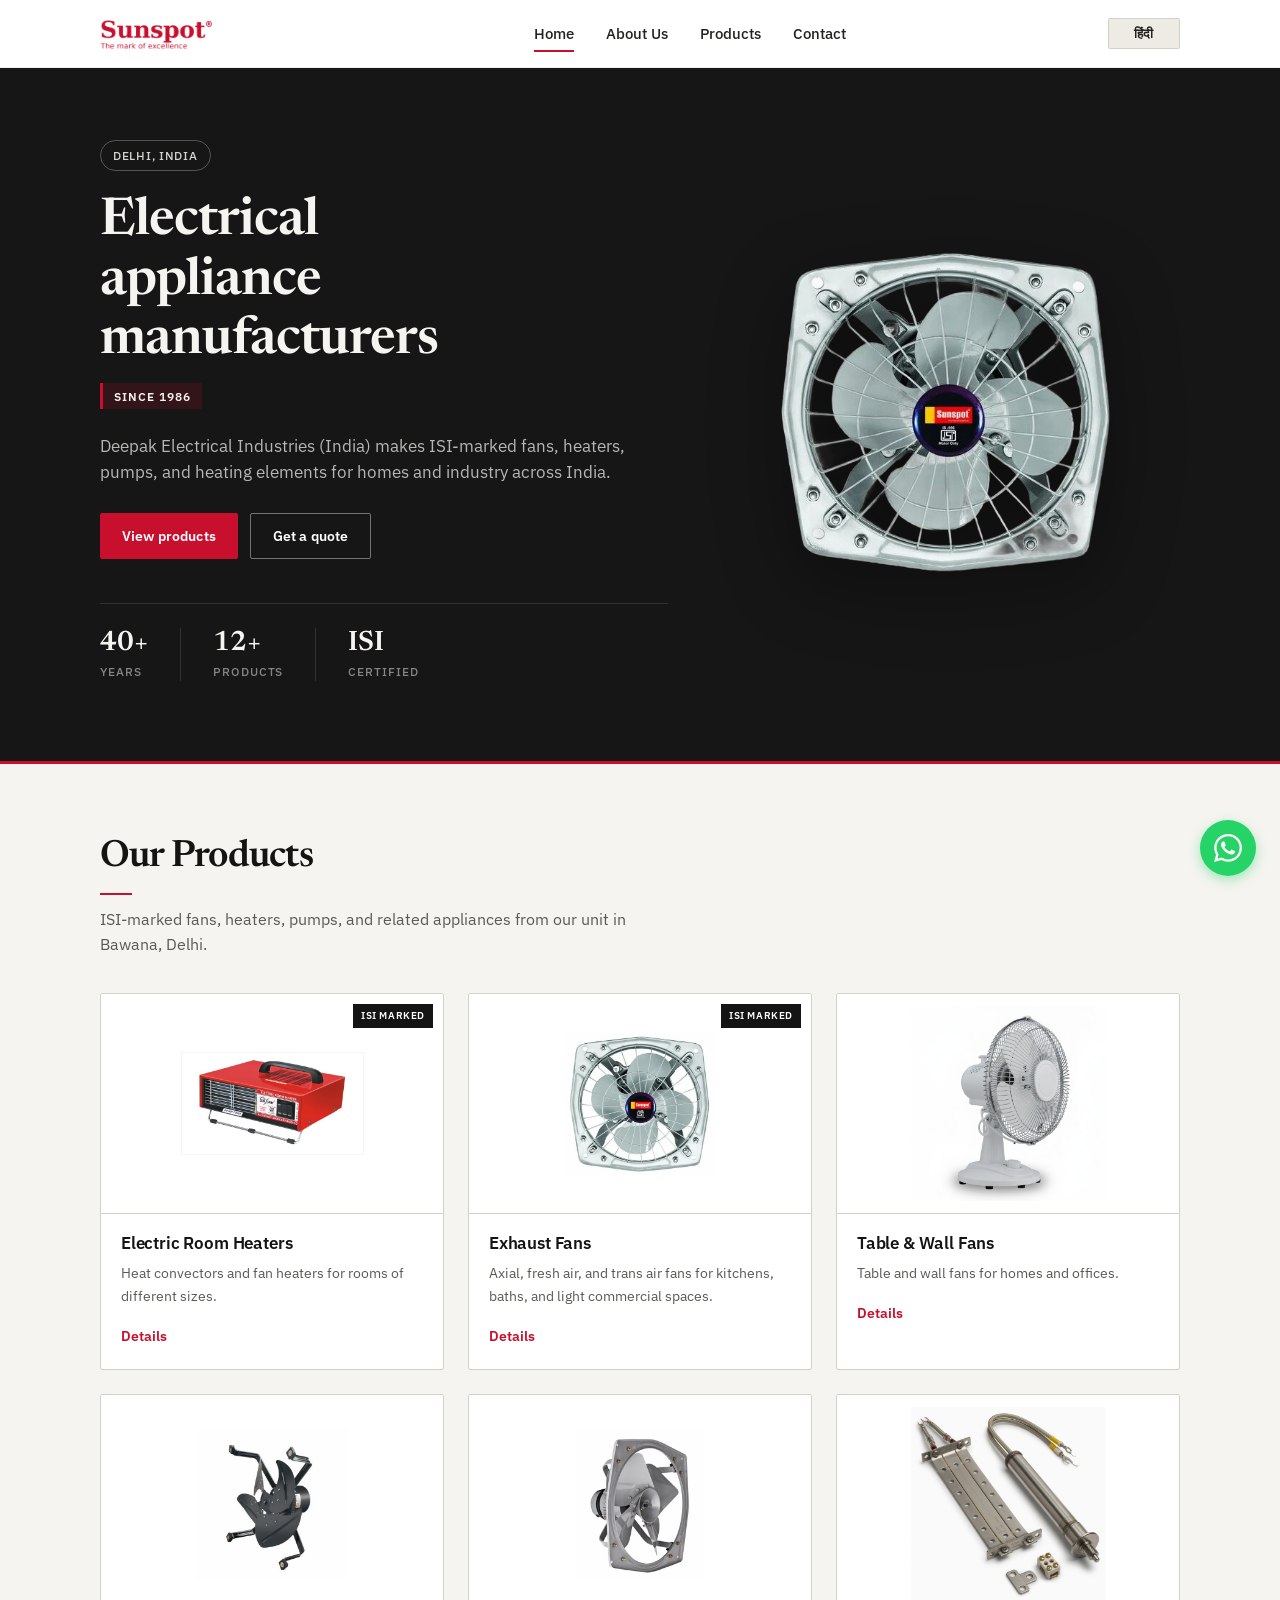
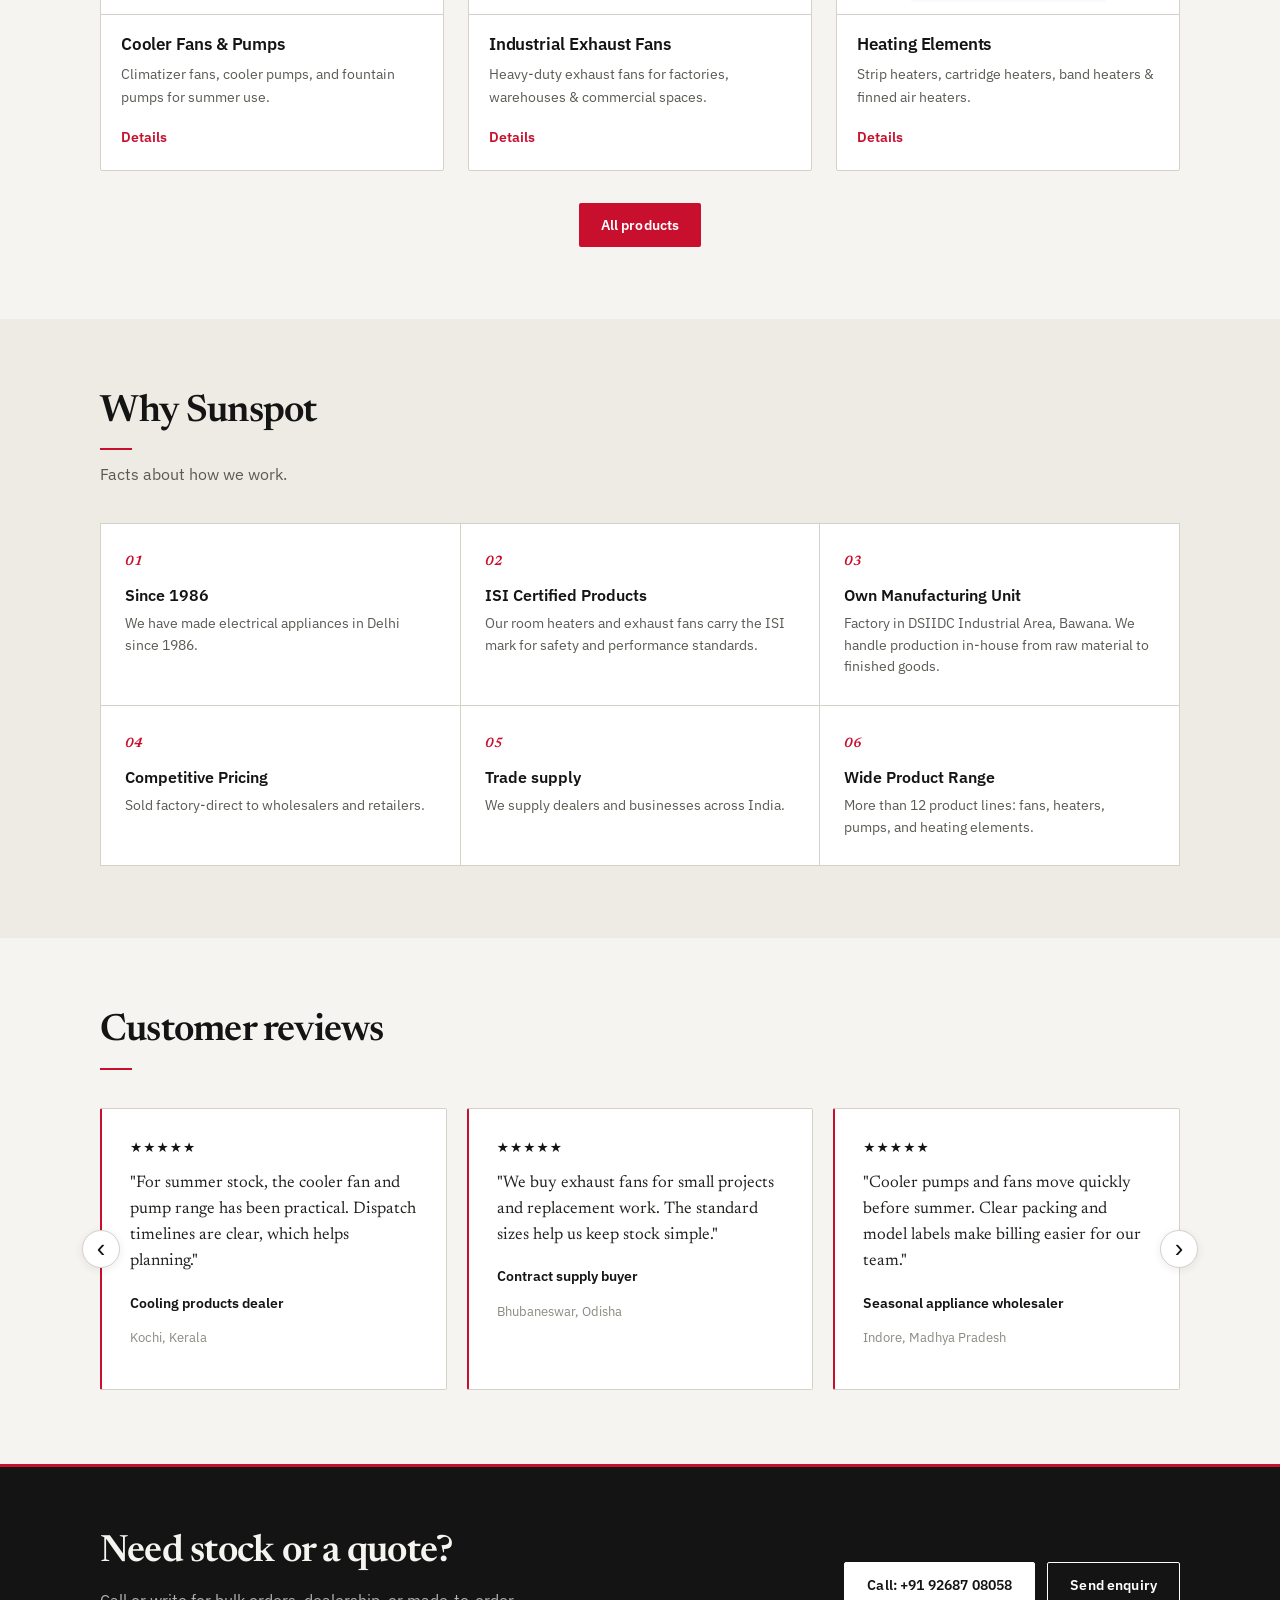
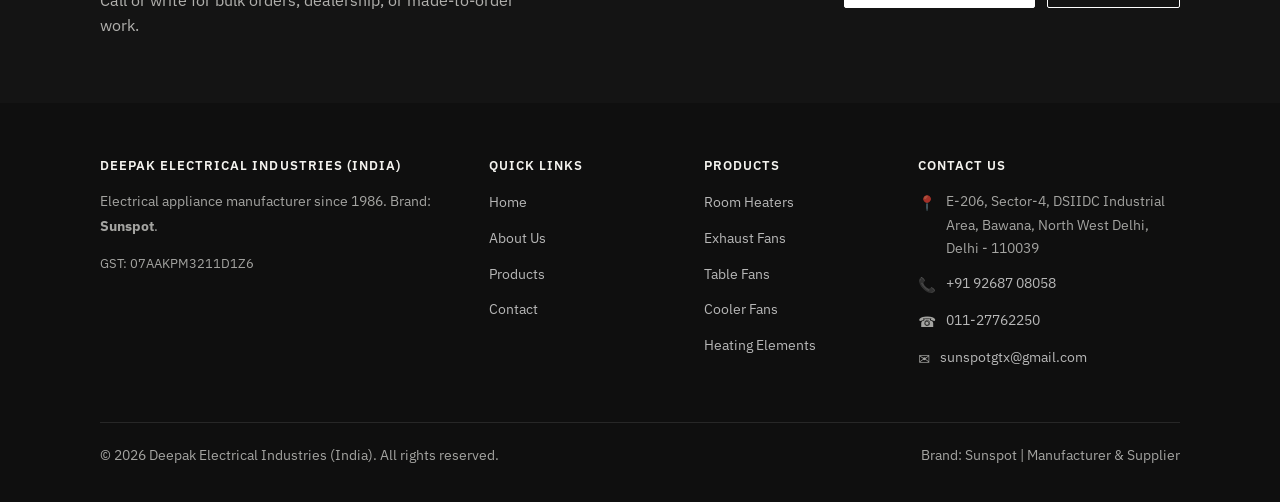
<file: index.html>
<!DOCTYPE html>
<html lang="en">
<head>
 <meta charset="UTF-8">
 <meta name="viewport" content="width=device-width, initial-scale=1.0">
 <meta http-equiv="X-UA-Compatible" content="IE=edge">

 <!-- Primary Meta -->
 <title>Deepak Electrical Industries (India) | Sunspot - Fan & Heater Manufacturers Since 1986</title>
 <meta name="description" content="Manufacturer of ISI-marked fans, room heaters, pumps, and heating elements in Bawana, Delhi since 1986. Call +91 92687 08058.">
 <meta name="keywords" content="exhaust fan manufacturer delhi, room heater manufacturer india, table fan supplier delhi, cooler pump manufacturer, bawana industrial area, sunspot fans, electric heater delhi, immersion water heater, fountain pump manufacturer">
 <meta name="author" content="Deepak Electrical Industries (India)">
 <meta name="robots" content="index, follow">
 <link rel="canonical" href="https://sunspotgtx.com/">

 <!-- Open Graph -->
 <meta property="og:title" content="Deepak Electrical Industries (India) | Sunspot - Manufacturers Since 1986">
 <meta property="og:description" content="Manufacturer of ISI-marked fans, heaters, and heating elements in Delhi since 1986.">
 <meta property="og:type" content="website">
 <meta property="og:url" content="https://sunspotgtx.com/">
 <meta property="og:site_name" content="Sunspot - Deepak Electrical Industries">
 <meta property="og:locale" content="en_IN">
 <meta property="og:image" content="https://sunspotgtx.com/assets/og-image.png">
 <meta property="og:image:width" content="1200">
 <meta property="og:image:height" content="630">
 <meta property="og:image:type" content="image/png">
 <meta property="og:image:alt" content="Sunspot exhaust fan and Electrical manufacturers since 1986">

 <!-- Twitter Card -->
 <meta name="twitter:card" content="summary_large_image">
 <meta name="twitter:title" content="Sunspot - Fan & Heater Manufacturers Since 1986">
 <meta name="twitter:description" content="ISI-marked exhaust fans, room heaters, table fans, and more. Made in Delhi since 1986.">
 <meta name="twitter:image" content="https://sunspotgtx.com/assets/og-image.png">
 <meta name="twitter:image:alt" content="Sunspot exhaust fan and Electrical manufacturers since 1986">

 <!-- Favicon -->
   <link rel="preconnect" href="https://fonts.googleapis.com">
  <link rel="preconnect" href="https://fonts.gstatic.com" crossorigin>
  <link href="https://fonts.googleapis.com/css2?family=IBM+Plex+Sans:ital,wght@0,400;0,500;0,600;0,700;1,400&family=Newsreader:opsz,wght@6..72,500;6..72,600;6..72,700&display=swap" rel="stylesheet">
  <link rel="icon" type="image/png" href="assets/favicon.png">

 <!-- Stylesheet -->
 <link rel="stylesheet" href="css/style.css?v=5">

 <!-- JSON-LD Structured Data -->
 <script type="application/ld+json">
 {
 "@context": "https://schema.org",
 "@type": "LocalBusiness",
 "@id": "https://sunspotgtx.com/#business",
 "name": "Deepak Electrical Industries (India)",
 "alternateName": "Sunspot",
 "description": "Manufacturer of ISI-marked exhaust fans, room heaters, table fans, cooler fans, pumps and heating elements since 1986.",
 "url": "https://sunspotgtx.com",
 "telephone": "+91 92687 08058",
 "email": "sunspotgtx@gmail.com",
 "foundingDate": "1986",
 "foundingLocation": "Delhi, India",
 "address": {
 "@type": "PostalAddress",
 "streetAddress": "E-206, Sector-4, DSIIDC Industrial Area, Bawana",
 "addressLocality": "North West Delhi",
 "addressRegion": "Delhi",
 "postalCode": "110039",
 "addressCountry": "IN"
 },
 "geo": {
 "@type": "GeoCoordinates",
 "latitude": "28.8055",
 "longitude": "77.0463"
 },
 "areaServed": {
 "@type": "Country",
 "name": "India"
 },
 "priceRange": "₹₹",
 "numberOfEmployees": {
 "@type": "QuantitativeValue",
 "value": 10
 },
 "sameAs": [
 "https://www.indiamart.com/deepakelectrical-industries",
 "https://www.exportersindia.com/deepak-electrical-industries-india/"
 ],
 "image": "https://sunspotgtx.com/assets/logo.png",
 "brand": {
 "@type": "Brand",
 "name": "Sunspot"
 },
 "founder": {
 "@type": "Person",
 "name": "Deepak Kumar Malik",
 "jobTitle": "Proprietor"
 }
 }
 </script>
</head>
<body>

 <!-- Header -->
 <header class="header" role="banner">
 <div class="container">
 <a href="index.html" class="logo" aria-label="Sunspot - Home">
 <img src="assets/logo.png" alt="Sunspot Logo" width="150" height="32">
 </a>

 <nav class="nav-menu" role="navigation" aria-label="Main navigation">
 <a href="index.html" class="active" data-i18n="nav.home">Home</a>
 <a href="about.html" data-i18n="nav.about">About Us</a>
 <a href="products.html" data-i18n="nav.products">Products</a>
 <a href="contact.html" data-i18n="nav.contact">Contact</a>
 </nav>

 <div class="header-actions">
 <button class="lang-toggle" type="button" data-i18n="lang.btn" data-i18n-aria="lang.aria" aria-label="Switch to Hindi">हिंदी</button>
 <button class="mobile-toggle" aria-label="Toggle menu" aria-expanded="false">
 <span></span>
 <span></span>
 <span></span>
 </button>
 </div>
 </div>
 </header>

 <!-- Hero Section -->
 <section class="hero" aria-label="Hero">
 <div class="container">
 <div class="hero-content">
 <div class="hero-badge" data-i18n="home.badge">Delhi, India</div>
 <h1 data-i18n="home.h1" data-i18n-html="true">Electrical appliance manufacturers <span class="hero-since">Since 1986</span></h1>
 <p data-i18n="home.lead">Deepak Electrical Industries (India) makes ISI-marked fans, heaters, pumps, and heating elements for homes and industry across India.</p>
 <div class="hero-buttons">
 <a href="products.html" class="btn btn-primary" data-i18n="cta.view_products">View products</a>
 <a href="contact.html" class="btn btn-secondary" style="border-color: rgba(255,255,255,0.4); color: #fff;" data-i18n="cta.quote">Get a quote</a>
 </div>
 <div class="hero-stats">
 <div class="hero-stat">
 <div class="number">40+</div>
 <div class="label" data-i18n="home.stat.years">Years</div>
 </div>
 <div class="hero-stat">
 <div class="number">12+</div>
 <div class="label" data-i18n="home.stat.products">Products</div>
 </div>
 <div class="hero-stat">
 <div class="number">ISI</div>
 <div class="label" data-i18n="home.stat.certified">Certified</div>
 </div>
 </div>
 </div>
 <div class="hero-visual">
 <div class="hero-graphic">
          <img src="assets/products/fresh-air-fan-cutout.png" alt="Sunspot ISI-marked exhaust fan" width="640" height="640">
        </div>
 </div>
 </div>
 </section>

 <!-- Product Highlights -->
 <section class="section" aria-label="Our Products">
 <div class="container">
 <div class="section-header">
 <h2 data-i18n="home.products.h2">Our Products</h2>
 <div class="accent-line"></div>
 <p class="section-subtitle" data-i18n="home.products.sub">ISI-marked fans, heaters, pumps, and related appliances from our unit in Bawana, Delhi.</p>
 </div>

 <div class="products-grid">
 <article class="product-card" data-category="heaters">
 <div class="product-card-image">
 <img src="assets/products/room-heater.jpg" alt="Sunspot Electric Room Heaters" width="640" height="640" loading="lazy">
 <span class="isi-badge" data-i18n="isi.badge">ISI MARKED</span>
 </div>
 <div class="product-card-body">
 <h3 data-i18n="home.card.heaters.h">Electric Room Heaters</h3>
 <p data-i18n="home.card.heaters.p">Heat convectors and fan heaters for rooms of different sizes.</p>
 <a href="products.html#room-heaters" class="card-link" data-i18n="cta.details">Details</a>
 </div>
 </article>

 <article class="product-card" data-category="fans">
 <div class="product-card-image">
 <img src="assets/products/fresh-air-fan.jpg" alt="Sunspot Exhaust Fans" width="640" height="640" loading="lazy">
 <span class="isi-badge" data-i18n="isi.badge">ISI MARKED</span>
 </div>
 <div class="product-card-body">
 <h3 data-i18n="home.card.exhaust.h">Exhaust Fans</h3>
 <p data-i18n="home.card.exhaust.p">Axial, fresh air, and trans air fans for kitchens, baths, and light commercial spaces.</p>
 <a href="products.html#exhaust-fans" class="card-link" data-i18n="cta.details">Details</a>
 </div>
 </article>

 <article class="product-card" data-category="fans">
 <div class="product-card-image">
 <img src="assets/products/table-fan.jpg" alt="Sunspot Table and Wall Fans" width="640" height="640" loading="lazy">
 </div>
 <div class="product-card-body">
 <h3 data-i18n="home.card.table.h">Table & Wall Fans</h3>
 <p data-i18n="home.card.table.p">Table and wall fans for homes and offices.</p>
 <a href="products.html#table-fans" class="card-link" data-i18n="cta.details">Details</a>
 </div>
 </article>

 <article class="product-card" data-category="coolers">
 <div class="product-card-image">
 <img src="assets/products/cooler-fan.jpg" alt="Sunspot Cooler Fans and Pumps" width="640" height="640" loading="lazy">
 </div>
 <div class="product-card-body">
 <h3 data-i18n="home.card.cooler.h">Cooler Fans & Pumps</h3>
 <p data-i18n="home.card.cooler.p">Climatizer fans, cooler pumps, and fountain pumps for summer use.</p>
 <a href="products.html#cooler-fans" class="card-link" data-i18n="cta.details">Details</a>
 </div>
 </article>

 <article class="product-card" data-category="industrial">
 <div class="product-card-image">
 <img src="assets/products/industrial-exhaust.jpg" alt="Sunspot Industrial Exhaust Fans" width="640" height="640" loading="lazy">
 </div>
 <div class="product-card-body">
 <h3 data-i18n="home.card.industrial.h">Industrial Exhaust Fans</h3>
 <p data-i18n="home.card.industrial.p">Heavy-duty exhaust fans for factories, warehouses & commercial spaces.</p>
 <a href="products.html#industrial-fans" class="card-link" data-i18n="cta.details">Details</a>
 </div>
 </article>

 <article class="product-card" data-category="heating">
 <div class="product-card-image">
 <img src="assets/products/heating-elements.jpg" alt="Sunspot Heating Elements" width="640" height="640" loading="lazy">
 </div>
 <div class="product-card-body">
 <h3 data-i18n="home.card.elements.h">Heating Elements</h3>
 <p data-i18n="home.card.elements.p">Strip heaters, cartridge heaters, band heaters & finned air heaters.</p>
 <a href="products.html#heating-elements" class="card-link" data-i18n="cta.details">Details</a>
 </div>
 </article>
 </div>

 <div class="text-center mt-2">
 <a href="products.html" class="btn btn-primary" data-i18n="cta.all_products">All products</a>
 </div>
 </div>
 </section>

 <!-- Why Choose Us -->
 <section class="section section-alt" aria-label="Why Choose Us">
 <div class="container">
 <div class="section-header">
 <h2 data-i18n="home.why.h2">Why Sunspot</h2>
 <div class="accent-line"></div>
 <p class="section-subtitle" data-i18n="home.why.sub">Facts about how we work.</p>
 </div>

 <div class="features-grid">
 <div class="feature-card">
 <div class="feature-icon">01</div>
 <h4 data-i18n="home.why.1.h">Since 1986</h4>
 <p data-i18n="home.why.1.p">We have made electrical appliances in Delhi since 1986.</p>
 </div>
 <div class="feature-card">
 <div class="feature-icon">02</div>
 <h4 data-i18n="home.why.2.h">ISI Certified Products</h4>
 <p data-i18n="home.why.2.p">Our room heaters and exhaust fans carry the ISI mark for safety and performance standards.</p>
 </div>
 <div class="feature-card">
 <div class="feature-icon">03</div>
 <h4 data-i18n="home.why.3.h">Own Manufacturing Unit</h4>
 <p data-i18n="home.why.3.p">Factory in DSIIDC Industrial Area, Bawana. We handle production in-house from raw material to finished goods.</p>
 </div>
 <div class="feature-card">
 <div class="feature-icon">04</div>
 <h4 data-i18n="home.why.4.h">Competitive Pricing</h4>
 <p data-i18n="home.why.4.p">Sold factory-direct to wholesalers and retailers.</p>
 </div>
 <div class="feature-card">
 <div class="feature-icon">05</div>
 <h4 data-i18n="home.why.5.h">Trade supply</h4>
 <p data-i18n="home.why.5.p">We supply dealers and businesses across India.</p>
 </div>
 <div class="feature-card">
 <div class="feature-icon">06</div>
 <h4 data-i18n="home.why.6.h">Wide Product Range</h4>
 <p data-i18n="home.why.6.p">More than 12 product lines: fans, heaters, pumps, and heating elements.</p>
 </div>
 </div>
 </div>
 </section>

 <!-- Customer Reviews -->
 <section class="section" aria-label="Customer Reviews">
 <div class="container">
 <div class="section-header">
 <h2 data-i18n="home.reviews.h2">Customer reviews</h2>
 <div class="accent-line"></div>
 </div>

 <div class="reviews-carousel" data-carousel>
 <button class="carousel-btn carousel-btn-prev" type="button" aria-label="Previous review" data-carousel-prev>‹</button>
 <div class="reviews-track" tabindex="0">
 <div class="review-card">
 <div class="review-stars">★★★★★</div>
 <p class="review-text">"The exhaust fans move well and the packing is dependable for long-distance transport. Reorders have been straightforward."</p>
 <p class="review-author">Electrical appliances trader</p>
 <p class="review-location">Jaipur, Rajasthan</p>
 </div>
 <div class="review-card">
 <div class="review-stars">★★★★★</div>
 <p class="review-text">"Room heaters sell well during the season. The models are simple to explain to customers and the supply has stayed steady."</p>
 <p class="review-author">Showroom owner</p>
 <p class="review-location">Lucknow, Uttar Pradesh</p>
 </div>
 <div class="review-card">
 <div class="review-stars">★★★★★</div>
 <p class="review-text">"We stock fans and cooler pumps from Sunspot for our retail counters. The price range works for regular trade buyers."</p>
 <p class="review-author">Hardware distributor</p>
 <p class="review-location">Ahmedabad, Gujarat</p>
 </div>
 <div class="review-card">
 <div class="review-stars">★★★★★</div>
 <p class="review-text">"The table fans and wall fans have been easy to move in our local market. Customers mostly ask for repeat pieces."</p>
 <p class="review-author">Retail shop owner</p>
 <p class="review-location">Pune, Maharashtra</p>
 </div>
 <div class="review-card">
 <div class="review-stars">★★★★★</div>
 <p class="review-text">"For summer stock, the cooler fan and pump range has been practical. Dispatch timelines are clear, which helps planning."</p>
 <p class="review-author">Cooling products dealer</p>
 <p class="review-location">Kochi, Kerala</p>
 </div>
 <div class="review-card">
 <div class="review-stars">★★★★★</div>
 <p class="review-text">"We use the heating elements for repair and replacement orders. The sizes we need are usually available without a long wait."</p>
 <p class="review-author">Service centre owner</p>
 <p class="review-location">Guwahati, Assam</p>
 </div>
 <div class="review-card">
 <div class="review-stars">★★★★★</div>
 <p class="review-text">"The fan heaters are a good fit for our winter counter. Customers like that the range is easy to compare."</p>
 <p class="review-author">Electrical goods retailer</p>
 <p class="review-location">Bengaluru, Karnataka</p>
 </div>
 <div class="review-card">
 <div class="review-stars">★★★★★</div>
 <p class="review-text">"We buy exhaust fans for small projects and replacement work. The standard sizes help us keep stock simple."</p>
 <p class="review-author">Contract supply buyer</p>
 <p class="review-location">Bhubaneswar, Odisha</p>
 </div>
 <div class="review-card">
 <div class="review-stars">★★★★★</div>
 <p class="review-text">"Cooler pumps and fans move quickly before summer. Clear packing and model labels make billing easier for our team."</p>
 <p class="review-author">Seasonal appliance wholesaler</p>
 <p class="review-location">Indore, Madhya Pradesh</p>
 </div>
 <div class="review-card">
 <div class="review-stars">★★★★★</div>
 <p class="review-text">"The room heater range has worked well for repeat customers. We usually keep a few models ready through the season."</p>
 <p class="review-author">Home appliance showroom</p>
 <p class="review-location">Siliguri, West Bengal</p>
 </div>
 </div>
 <button class="carousel-btn carousel-btn-next" type="button" aria-label="Next review" data-carousel-next>›</button>
 </div>
 </div>
 </section>

 <!-- CTA Section -->
 <section class="cta-section" aria-label="Call to action">
 <div class="container">
      <div class="cta-copy">
        <h2 data-i18n="home.cta.h2">Need stock or a quote?</h2>
 <p data-i18n="home.cta.p">Call or write for bulk orders, dealership, or made-to-order work.</p>
      </div>
 <div class="cta-buttons">
 <a href="tel:+919268708058" class="btn btn-white" data-i18n="cta.call">Call: +91 92687 08058</a>
 <a href="contact.html" class="btn btn-secondary" style="border-color: #fff; color: #fff;" data-i18n="cta.enquiry">Send enquiry</a>
 </div>
 </div>
 </section>

 <!-- Footer -->
 <footer class="footer" role="contentinfo">
 <div class="container">
 <div class="footer-grid">
 <div>
 <h4>Deepak Electrical Industries (India)</h4>
 <p data-i18n="footer.company_blurb" data-i18n-html="true" data-i18n-html="true">Electrical appliance manufacturer since 1986. Brand: <strong>Sunspot</strong>.</span></p>
 <p style="margin-top: 12px; font-size: 0.8rem;">GST: 07AAKPM3211D1Z6</p>
 </div>
 <div>
 <h4 data-i18n="footer.quick">Quick Links</h4>
 <ul class="footer-links">
 <li><a href="index.html" data-i18n="nav.home">Home</a></li>
 <li><a href="about.html" data-i18n="nav.about">About Us</a></li>
 <li><a href="products.html" data-i18n="nav.products">Products</a></li>
 <li><a href="contact.html" data-i18n="nav.contact">Contact</a></li>
 </ul>
 </div>
 <div>
 <h4 data-i18n="footer.products">Products</h4>
 <ul class="footer-links">
 <li><a href="products.html#room-heaters" data-i18n="footer.room_heaters">Room Heaters</a></li>
 <li><a href="products.html#exhaust-fans" data-i18n="footer.exhaust_fans">Exhaust Fans</a></li>
 <li><a href="products.html#table-fans" data-i18n="footer.table_fans">Table Fans</a></li>
 <li><a href="products.html#cooler-fans" data-i18n="footer.cooler_fans">Cooler Fans</a></li>
 <li><a href="products.html#heating-elements" data-i18n="footer.heating_elements">Heating Elements</a></li>
 </ul>
 </div>
 <div>
 <h4 data-i18n="footer.contact">Contact Us</h4>
 <ul class="footer-contact">
 <li>
 <span class="icon">📍</span>
 <span>E-206, Sector-4, DSIIDC Industrial Area, Bawana, North West Delhi, Delhi - 110039</span>
 </li>
 <li>
 <span class="icon">📞</span>
 <span><a href="tel:+919268708058" style="color: rgba(255,255,255,0.7);">+91 92687 08058</a></span>
 </li>
 <li>
 <span class="icon">☎️</span>
 <span><a href="tel:01127762250" style="color: rgba(255,255,255,0.7);">011-27762250</a></span>
 </li>
 <li>
 <span class="icon">✉️</span>
 <span><a href="mailto:sunspotgtx@gmail.com?subject=Enquiry%20from%20Homepage%20%E2%80%94%20Sunspot" style="color: rgba(255,255,255,0.7);">sunspotgtx@gmail.com</a></span>
 </li>
 </ul>
 </div>
 </div>
 <div class="footer-bottom">
 <p><span data-i18n="footer.rights">© 2026 Deepak Electrical Industries (India). All rights reserved.</span></p>
 <p><span data-i18n="footer.brand_line">Brand: Sunspot | Manufacturer & Supplier</span></p>
 </div>
 </div>
 </footer>

 <!-- WhatsApp Float -->
 <a href="https://wa.me/919268708058?text=Hello%2C%20I%20would%20like%20to%20enquire%20about%20your%20products." class="whatsapp-float" target="_blank" rel="noopener" aria-label="Chat on WhatsApp">
 <svg viewBox="0 0 24 24" xmlns="http://www.w3.org/2000/svg">
 <path d="M17.472 14.382c-.297-.149-1.758-.867-2.03-.967-.273-.099-.471-.148-.67.15-.197.297-.767.966-.94 1.164-.173.199-.347.223-.644.075-.297-.15-1.255-.463-2.39-1.475-.883-.788-1.48-1.761-1.653-2.059-.173-.297-.018-.458.13-.606.134-.133.298-.347.446-.52.149-.174.198-.298.298-.497.099-.198.05-.371-.025-.52-.075-.149-.669-1.612-.916-2.207-.242-.579-.487-.5-.669-.51-.173-.008-.371-.01-.57-.01-.198 0-.52.074-.792.372-.272.297-1.04 1.016-1.04 2.479 0 1.462 1.065 2.875 1.213 3.074.149.198 2.096 3.2 5.077 4.487.709.306 1.262.489 1.694.625.712.227 1.36.195 1.871.118.571-.085 1.758-.719 2.006-1.413.248-.694.248-1.289.173-1.413-.074-.124-.272-.198-.57-.347m-5.421 7.403h-.004a9.87 9.87 0 01-5.031-1.378l-.361-.214-3.741.982.998-3.648-.235-.374a9.86 9.86 0 01-1.51-5.26c.001-5.45 4.436-9.884 9.888-9.884 2.64 0 5.122 1.03 6.988 2.898a9.825 9.825 0 012.893 6.994c-.003 5.45-4.437 9.884-9.885 9.884m8.413-18.297A11.815 11.815 0 0012.05 0C5.495 0 .16 5.335.157 11.892c0 2.096.547 4.142 1.588 5.945L.057 24l6.305-1.654a11.882 11.882 0 005.683 1.448h.005c6.554 0 11.89-5.335 11.893-11.893a11.821 11.821 0 00-3.48-8.413z"/>
 </svg>
 </a>

 <!-- JavaScript -->
 <script src="js/i18n.js"></script>
  <script src="js/main.js"></script>
</body>
</html>
</file>
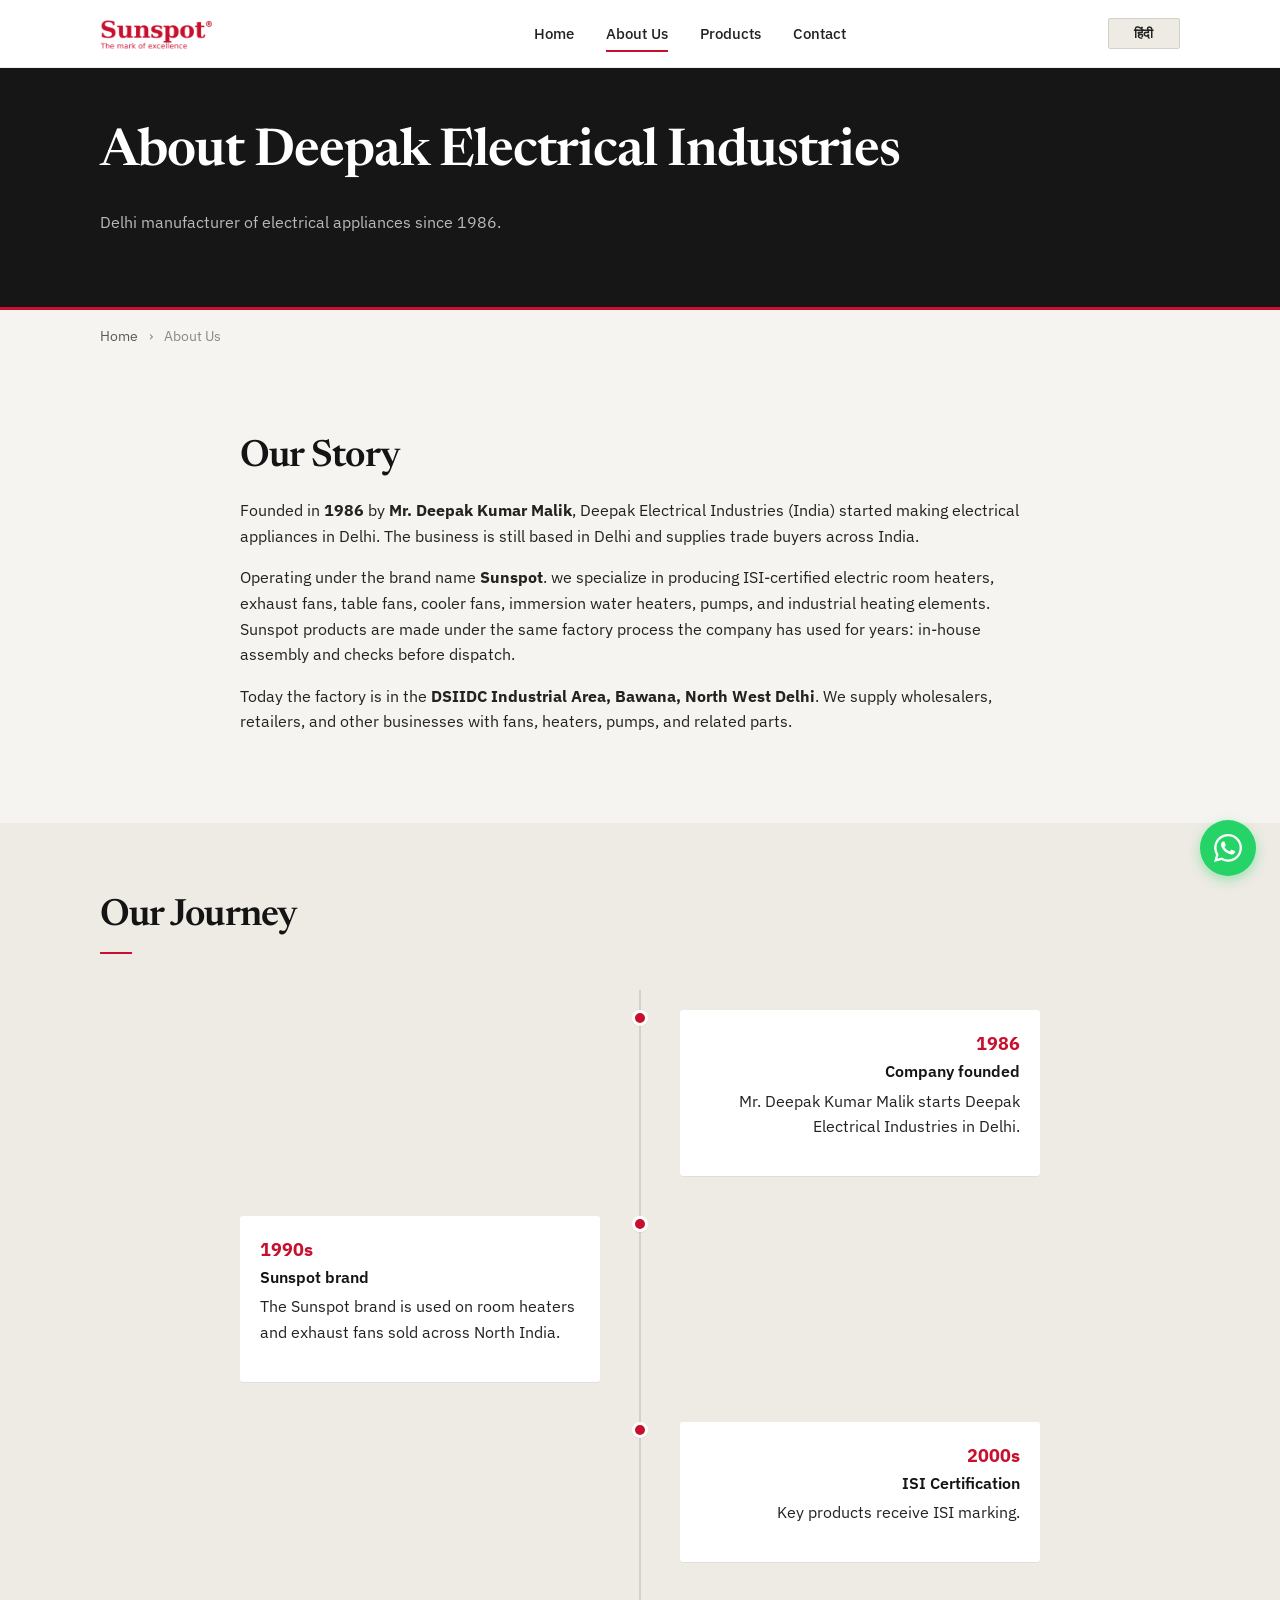
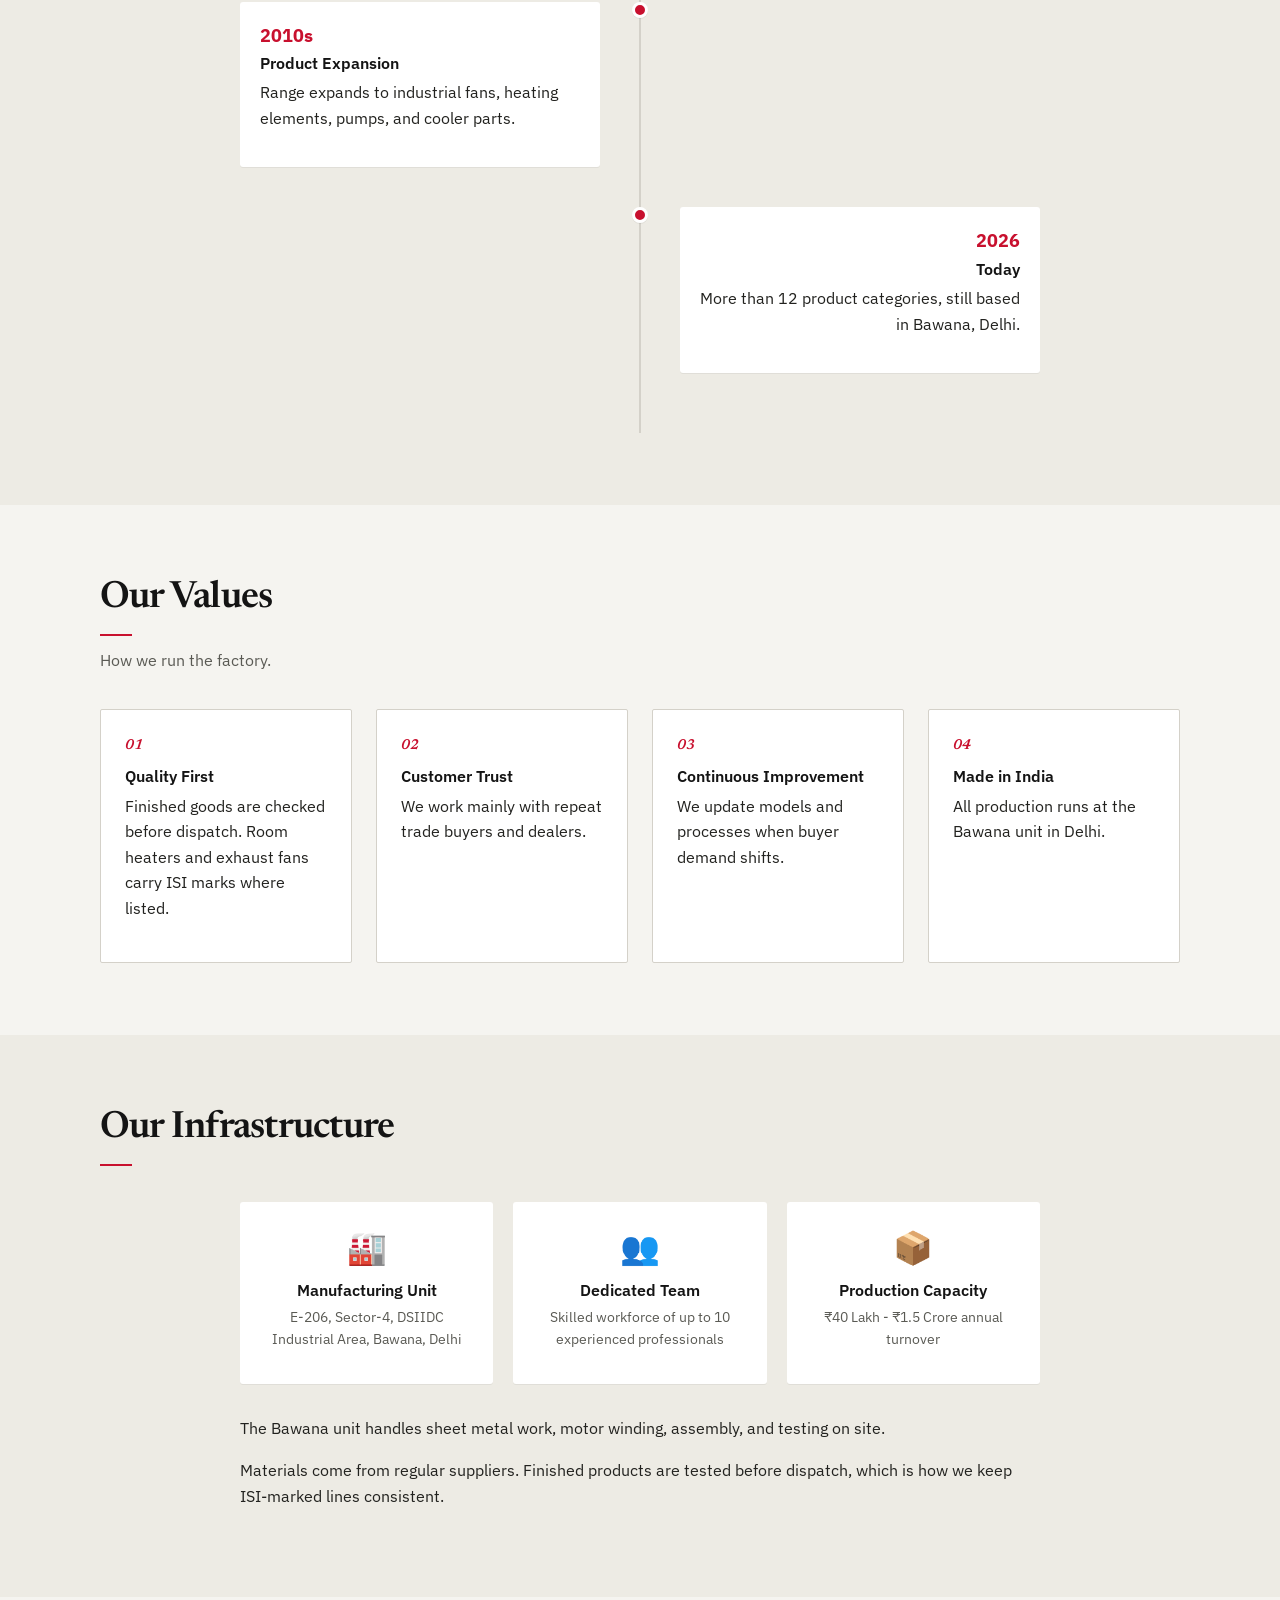
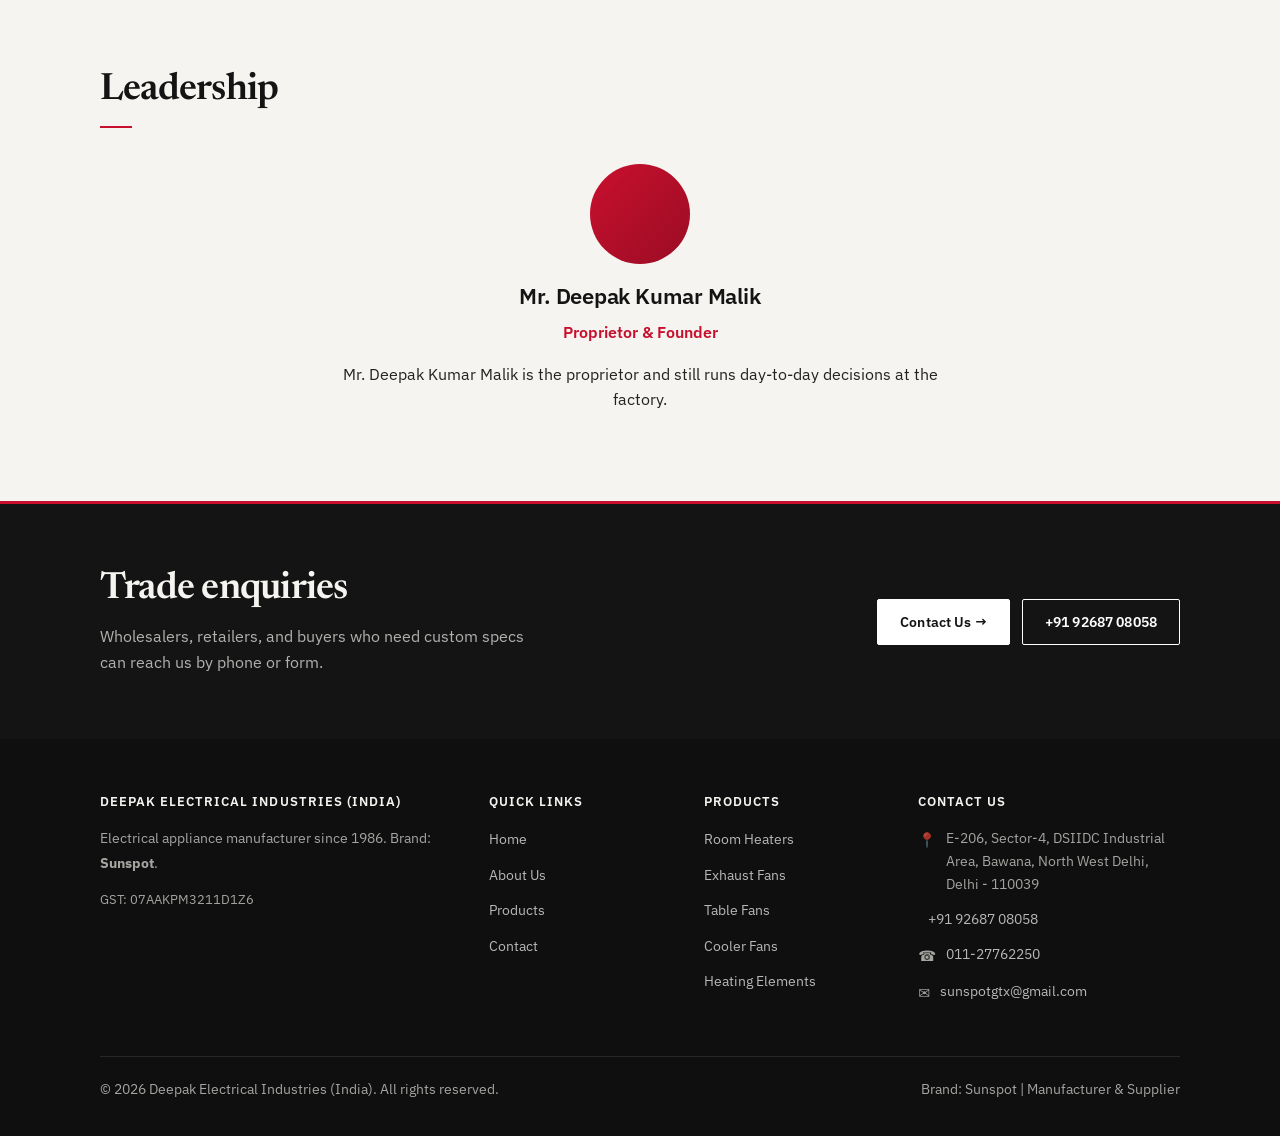
<file: about.html>
<!DOCTYPE html>
<html lang="en">
<head>
 <meta charset="UTF-8">
 <meta name="viewport" content="width=device-width, initial-scale=1.0">
 <meta http-equiv="X-UA-Compatible" content="IE=edge">

 <title>About Us | Deepak Electrical Industries (India) - Sunspot Since 1986</title>
 <meta name="description" content="About Deepak Electrical Industries (India), Sunspot brand. Founded by Mr. Deepak Kumar Malik in 1986 in Delhi.">
 <meta name="robots" content="index, follow">
 <link rel="canonical" href="https://sunspotgtx.com/about.html">

 <meta property="og:title" content="About Us | Sunspot since 1986">
 <meta property="og:description" content="Deepak Electrical Industries (India), established 1986, manufacturing ISI-marked fans, heaters & electrical appliances in Delhi.">
 <meta property="og:type" content="website">
 <meta property="og:url" content="https://sunspotgtx.com/about.html">
 <meta property="og:image" content="https://sunspotgtx.com/assets/og-image.png">
 <meta property="og:image:width" content="1200">
 <meta property="og:image:height" content="630">
 <meta property="og:image:type" content="image/png">
 <meta property="og:image:alt" content="Sunspot exhaust fan and Electrical manufacturers since 1986">
 <meta name="twitter:card" content="summary_large_image">
 <meta name="twitter:image" content="https://sunspotgtx.com/assets/og-image.png">
 <meta name="twitter:image:alt" content="Sunspot exhaust fan and Electrical manufacturers since 1986">

   <link rel="preconnect" href="https://fonts.googleapis.com">
  <link rel="preconnect" href="https://fonts.gstatic.com" crossorigin>
  <link href="https://fonts.googleapis.com/css2?family=IBM+Plex+Sans:ital,wght@0,400;0,500;0,600;0,700;1,400&family=Newsreader:opsz,wght@6..72,500;6..72,600;6..72,700&display=swap" rel="stylesheet">
  <link rel="icon" type="image/png" href="assets/favicon.png">
 <link rel="stylesheet" href="css/style.css?v=5">
</head>
<body>

 <!-- Header -->
 <header class="header" role="banner">
 <div class="container">
 <a href="index.html" class="logo" aria-label="Sunspot - Home">
 <img src="assets/logo.png" alt="Sunspot Logo" width="150" height="32">
 </a>
 <nav class="nav-menu" role="navigation" aria-label="Main navigation">
 <a href="index.html" data-i18n="nav.home">Home</a>
 <a href="about.html" class="active" data-i18n="nav.about">About Us</a>
 <a href="products.html" data-i18n="nav.products">Products</a>
 <a href="contact.html" data-i18n="nav.contact">Contact</a>
 </nav>
 <div class="header-actions">
 <button class="lang-toggle" type="button" data-i18n="lang.btn" data-i18n-aria="lang.aria" aria-label="Switch to Hindi">हिंदी</button>
 <button class="mobile-toggle" aria-label="Toggle menu" aria-expanded="false">
 <span></span><span></span><span></span>
 </button>
 </div>
 </div>
 </header>

 <!-- About Hero -->
 <section class="about-hero">
 <div class="container">
 <h1 data-i18n="about.h1">About Deepak Electrical Industries</h1>
 <p data-i18n="about.lead">Delhi manufacturer of electrical appliances since 1986.</p>
 </div>
 </section>

 <!-- Breadcrumbs -->
 <div class="container">
 <nav class="breadcrumbs" aria-label="Breadcrumb">
 <a href="index.html" data-i18n="nav.home">Home</a> <span>›</span> About Us
 </nav>
 </div>

 <!-- Company Story -->
 <section class="section">
 <div class="container">
 <div style="max-width: 800px; margin: 0 auto;">
 <h2 data-i18n="about.story.h2">Our Story</h2>
 <p data-i18n="about.story.p1" data-i18n-html="true">Founded in <strong>1986</strong> by <strong>Mr. Deepak Kumar Malik</strong>, Deepak Electrical Industries (India) started making electrical appliances in Delhi. The business is still based in Delhi and supplies trade buyers across India.</p>

 <p>Operating under the brand name <strong>Sunspot</strong>. we specialize in producing ISI-certified electric room heaters, exhaust fans, table fans, cooler fans, immersion water heaters, pumps, and industrial heating elements. Sunspot products are made under the same factory process the company has used for years: in-house assembly and checks before dispatch.</p>

 <p data-i18n="about.story.p3" data-i18n-html="true">Today the factory is in the <strong>DSIIDC Industrial Area, Bawana, North West Delhi</strong>. We supply wholesalers, retailers, and other businesses with fans, heaters, pumps, and related parts.</p>
 </div>
 </div>
 </section>

 <!-- Timeline -->
 <section class="section section-alt">
 <div class="container">
 <div class="section-header">
 <h2 data-i18n="about.journey.h2">Our Journey</h2>
 <div class="accent-line"></div>
 </div>

 <div class="timeline">
 <div class="timeline-item">
 <div class="timeline-content">
 <div class="timeline-year">1986</div>
 <h4 data-i18n="about.t1.h">Company founded</h4>
 <p data-i18n="about.t1.p">Mr. Deepak Kumar Malik starts Deepak Electrical Industries in Delhi.</p>
 </div>
 <div class="timeline-dot"></div>
 </div>
 <div class="timeline-item">
 <div class="timeline-content">
 <div class="timeline-year">1990s</div>
 <h4 data-i18n="about.t2.h">Sunspot brand</h4>
 <p data-i18n="about.t2.p">The Sunspot brand is used on room heaters and exhaust fans sold across North India.</p>
 </div>
 <div class="timeline-dot"></div>
 </div>
 <div class="timeline-item">
 <div class="timeline-content">
 <div class="timeline-year">2000s</div>
 <h4 data-i18n="about.t3.h">ISI Certification</h4>
 <p data-i18n="about.t3.p">Key products receive ISI marking.</p>
 </div>
 <div class="timeline-dot"></div>
 </div>
 <div class="timeline-item">
 <div class="timeline-content">
 <div class="timeline-year">2010s</div>
 <h4 data-i18n="about.t4.h">Product Expansion</h4>
 <p data-i18n="about.t4.p">Range expands to industrial fans, heating elements, pumps, and cooler parts.</p>
 </div>
 <div class="timeline-dot"></div>
 </div>
 <div class="timeline-item">
 <div class="timeline-content">
 <div class="timeline-year">2026</div>
 <h4 data-i18n="about.t5.h">Today</h4>
 <p data-i18n="about.t5.p">More than 12 product categories, still based in Bawana, Delhi.</p>
 </div>
 <div class="timeline-dot"></div>
 </div>
 </div>
 </div>
 </section>

 <!-- Values -->
 <section class="section">
 <div class="container">
 <div class="section-header">
 <h2 data-i18n="about.values.h2">Our Values</h2>
 <div class="accent-line"></div>
 <p class="section-subtitle" data-i18n="about.values.sub">How we run the factory.</p>
 </div>

 <div class="about-values">
 <div class="value-card">
 <div class="value-icon">01</div>
 <h4 data-i18n="about.v1.h">Quality First</h4>
 <p data-i18n="about.v1.p">Finished goods are checked before dispatch. Room heaters and exhaust fans carry ISI marks where listed.</p>
 </div>
 <div class="value-card">
 <div class="value-icon">02</div>
 <h4 data-i18n="about.v2.h">Customer Trust</h4>
 <p data-i18n="about.v2.p">We work mainly with repeat trade buyers and dealers.</p>
 </div>
 <div class="value-card">
 <div class="value-icon">03</div>
 <h4 data-i18n="about.v3.h">Continuous Improvement</h4>
 <p data-i18n="about.v3.p">We update models and processes when buyer demand shifts.</p>
 </div>
 <div class="value-card">
 <div class="value-icon">04</div>
 <h4 data-i18n="about.v4.h">Made in India</h4>
 <p data-i18n="about.v4.p">All production runs at the Bawana unit in Delhi.</p>
 </div>
 </div>
 </div>
 </section>

 <!-- Infrastructure -->
 <section class="section section-alt">
 <div class="container">
 <div class="section-header">
 <h2 data-i18n="about.infra.h2">Our Infrastructure</h2>
 <div class="accent-line"></div>
 </div>

 <div style="max-width: 800px; margin: 0 auto;">
 <div style="display: grid; grid-template-columns: repeat(auto-fit, minmax(200px, 1fr)); gap: 20px; margin-bottom: 2rem;">
 <div style="text-align: center; padding: 20px; background: var(--color-white); border-radius: var(--radius-md); box-shadow: var(--shadow-sm);">
 <div style="font-size: 2rem; margin-bottom: 8px;">🏭</div>
 <h4 data-i18n="about.infra.unit">Manufacturing Unit</h4>
 <p style="font-size: 0.85rem; color: var(--color-text-light);">E-206, Sector-4, DSIIDC Industrial Area, Bawana, Delhi</p>
 </div>
 <div style="text-align: center; padding: 20px; background: var(--color-white); border-radius: var(--radius-md); box-shadow: var(--shadow-sm);">
 <div style="font-size: 2rem; margin-bottom: 8px;">👥</div>
 <h4 data-i18n="about.infra.team">Dedicated Team</h4>
 <p style="font-size: 0.85rem; color: var(--color-text-light);"><span data-i18n="about.infra.team.p">Skilled workforce of up to 10 experienced professionals</span></p>
 </div>
 <div style="text-align: center; padding: 20px; background: var(--color-white); border-radius: var(--radius-md); box-shadow: var(--shadow-sm);">
 <div style="font-size: 2rem; margin-bottom: 8px;">📦</div>
 <h4 data-i18n="about.infra.capacity">Production Capacity</h4>
 <p style="font-size: 0.85rem; color: var(--color-text-light);" data-i18n="about.infra.capacity.p">₹40 Lakh - ₹1.5 Crore annual turnover</p>
 </div>
 </div>

 <p data-i18n="about.infra.p1">The Bawana unit handles sheet metal work, motor winding, assembly, and testing on site.</p>

 <p data-i18n="about.infra.p2">Materials come from regular suppliers. Finished products are tested before dispatch, which is how we keep ISI-marked lines consistent.</p>
 </div>
 </div>
 </section>

 <!-- Leadership -->
 <section class="section">
 <div class="container">
 <div class="section-header">
 <h2 data-i18n="about.lead.h2">Leadership</h2>
 <div class="accent-line"></div>
 </div>

 <div style="max-width: 600px; margin: 0 auto; text-align: center;">
 <div style="width: 100px; height: 100px; margin: 0 auto 20px; background: linear-gradient(135deg, var(--color-primary), var(--color-primary-dark)); border-radius: 50%; display: flex; align-items: center; justify-content: center; font-size: 2.5rem; color: white;">
 
 </div>
 <h3>Mr. Deepak Kumar Malik</h3>
 <p style="color: var(--color-primary); font-weight: 600; margin-bottom: 1rem;" data-i18n="about.lead.role">Proprietor & Founder</p>
 <p data-i18n="about.lead.p">Mr. Deepak Kumar Malik is the proprietor and still runs day-to-day decisions at the factory.</p>
 </div>
 </div>
 </section>

 <!-- CTA -->
 <section class="cta-section">
 <div class="container">
      <div class="cta-copy">
        <h2 data-i18n="about.cta.h2">Trade enquiries</h2>
 <p data-i18n="about.cta.p">Wholesalers, retailers, and buyers who need custom specs can reach us by phone or form.</p>
      </div>
 <div class="cta-buttons">
 <a href="contact.html" class="btn btn-white" data-i18n="cta.contact_arrow">Contact Us →</a>
 <a href="tel:+919268708058" class="btn btn-secondary" style="border-color: #fff; color: #fff;">+91 92687 08058</a>
 </div>
 </div>
 </section>

 <!-- Footer -->
 <footer class="footer" role="contentinfo">
 <div class="container">
 <div class="footer-grid">
 <div>
 <h4>Deepak Electrical Industries (India)</h4>
 <p data-i18n="footer.company_blurb" data-i18n-html="true" data-i18n-html="true">Electrical appliance manufacturer since 1986. Brand: <strong>Sunspot</strong>.</span></p>
 <p style="margin-top: 12px; font-size: 0.8rem;">GST: 07AAKPM3211D1Z6</p>
 </div>
 <div>
 <h4 data-i18n="footer.quick">Quick Links</h4>
 <ul class="footer-links">
 <li><a href="index.html" data-i18n="nav.home">Home</a></li>
 <li><a href="about.html" data-i18n="nav.about">About Us</a></li>
 <li><a href="products.html" data-i18n="nav.products">Products</a></li>
 <li><a href="contact.html" data-i18n="nav.contact">Contact</a></li>
 </ul>
 </div>
 <div>
 <h4 data-i18n="footer.products">Products</h4>
 <ul class="footer-links">
 <li><a href="products.html#room-heaters" data-i18n="footer.room_heaters">Room Heaters</a></li>
 <li><a href="products.html#exhaust-fans" data-i18n="footer.exhaust_fans">Exhaust Fans</a></li>
 <li><a href="products.html#table-fans" data-i18n="footer.table_fans">Table Fans</a></li>
 <li><a href="products.html#cooler-fans" data-i18n="footer.cooler_fans">Cooler Fans</a></li>
 <li><a href="products.html#heating-elements" data-i18n="footer.heating_elements">Heating Elements</a></li>
 </ul>
 </div>
 <div>
 <h4 data-i18n="footer.contact">Contact Us</h4>
 <ul class="footer-contact">
 <li><span class="icon">📍</span><span>E-206, Sector-4, DSIIDC Industrial Area, Bawana, North West Delhi, Delhi - 110039</span></li>
 <li><span class="icon"></span><span><a href="tel:+919268708058" style="color: rgba(255,255,255,0.7);">+91 92687 08058</a></span></li>
 <li><span class="icon">☎️</span><span><a href="tel:01127762250" style="color: rgba(255,255,255,0.7);">011-27762250</a></span></li>
 <li><span class="icon">✉️</span><span><a href="mailto:sunspotgtx@gmail.com?subject=Enquiry%20from%20About%20Page%20%E2%80%94%20Sunspot" style="color: rgba(255,255,255,0.7);">sunspotgtx@gmail.com</a></span></li>
 </ul>
 </div>
 </div>
 <div class="footer-bottom">
 <p><span data-i18n="footer.rights">© 2026 Deepak Electrical Industries (India). All rights reserved.</span></p>
 <p><span data-i18n="footer.brand_line">Brand: Sunspot | Manufacturer & Supplier</span></p>
 </div>
 </div>
 </footer>

 <!-- WhatsApp Float -->
 <a href="https://wa.me/919268708058?text=Hello%2C%20I%20would%20like%20to%20enquire%20about%20your%20products." class="whatsapp-float" target="_blank" rel="noopener" aria-label="Chat on WhatsApp">
 <svg viewBox="0 0 24 24" xmlns="http://www.w3.org/2000/svg"><path d="M17.472 14.382c-.297-.149-1.758-.867-2.03-.967-.273-.099-.471-.148-.67.15-.197.297-.767.966-.94 1.164-.173.199-.347.223-.644.075-.297-.15-1.255-.463-2.39-1.475-.883-.788-1.48-1.761-1.653-2.059-.173-.297-.018-.458.13-.606.134-.133.298-.347.446-.52.149-.174.198-.298.298-.497.099-.198.05-.371-.025-.52-.075-.149-.669-1.612-.916-2.207-.242-.579-.487-.5-.669-.51-.173-.008-.371-.01-.57-.01-.198 0-.52.074-.792.372-.272.297-1.04 1.016-1.04 2.479 0 1.462 1.065 2.875 1.213 3.074.149.198 2.096 3.2 5.077 4.487.709.306 1.262.489 1.694.625.712.227 1.36.195 1.871.118.571-.085 1.758-.719 2.006-1.413.248-.694.248-1.289.173-1.413-.074-.124-.272-.198-.57-.347m-5.421 7.403h-.004a9.87 9.87 0 01-5.031-1.378l-.361-.214-3.741.982.998-3.648-.235-.374a9.86 9.86 0 01-1.51-5.26c.001-5.45 4.436-9.884 9.888-9.884 2.64 0 5.122 1.03 6.988 2.898a9.825 9.825 0 012.893 6.994c-.003 5.45-4.437 9.884-9.885 9.884m8.413-18.297A11.815 11.815 0 0012.05 0C5.495 0 .16 5.335.157 11.892c0 2.096.547 4.142 1.588 5.945L.057 24l6.305-1.654a11.882 11.882 0 005.683 1.448h.005c6.554 0 11.89-5.335 11.893-11.893a11.821 11.821 0 00-3.48-8.413z"/></svg>
 </a>

 <script src="js/i18n.js"></script>
  <script src="js/main.js"></script>
</body>
</html>
</file>
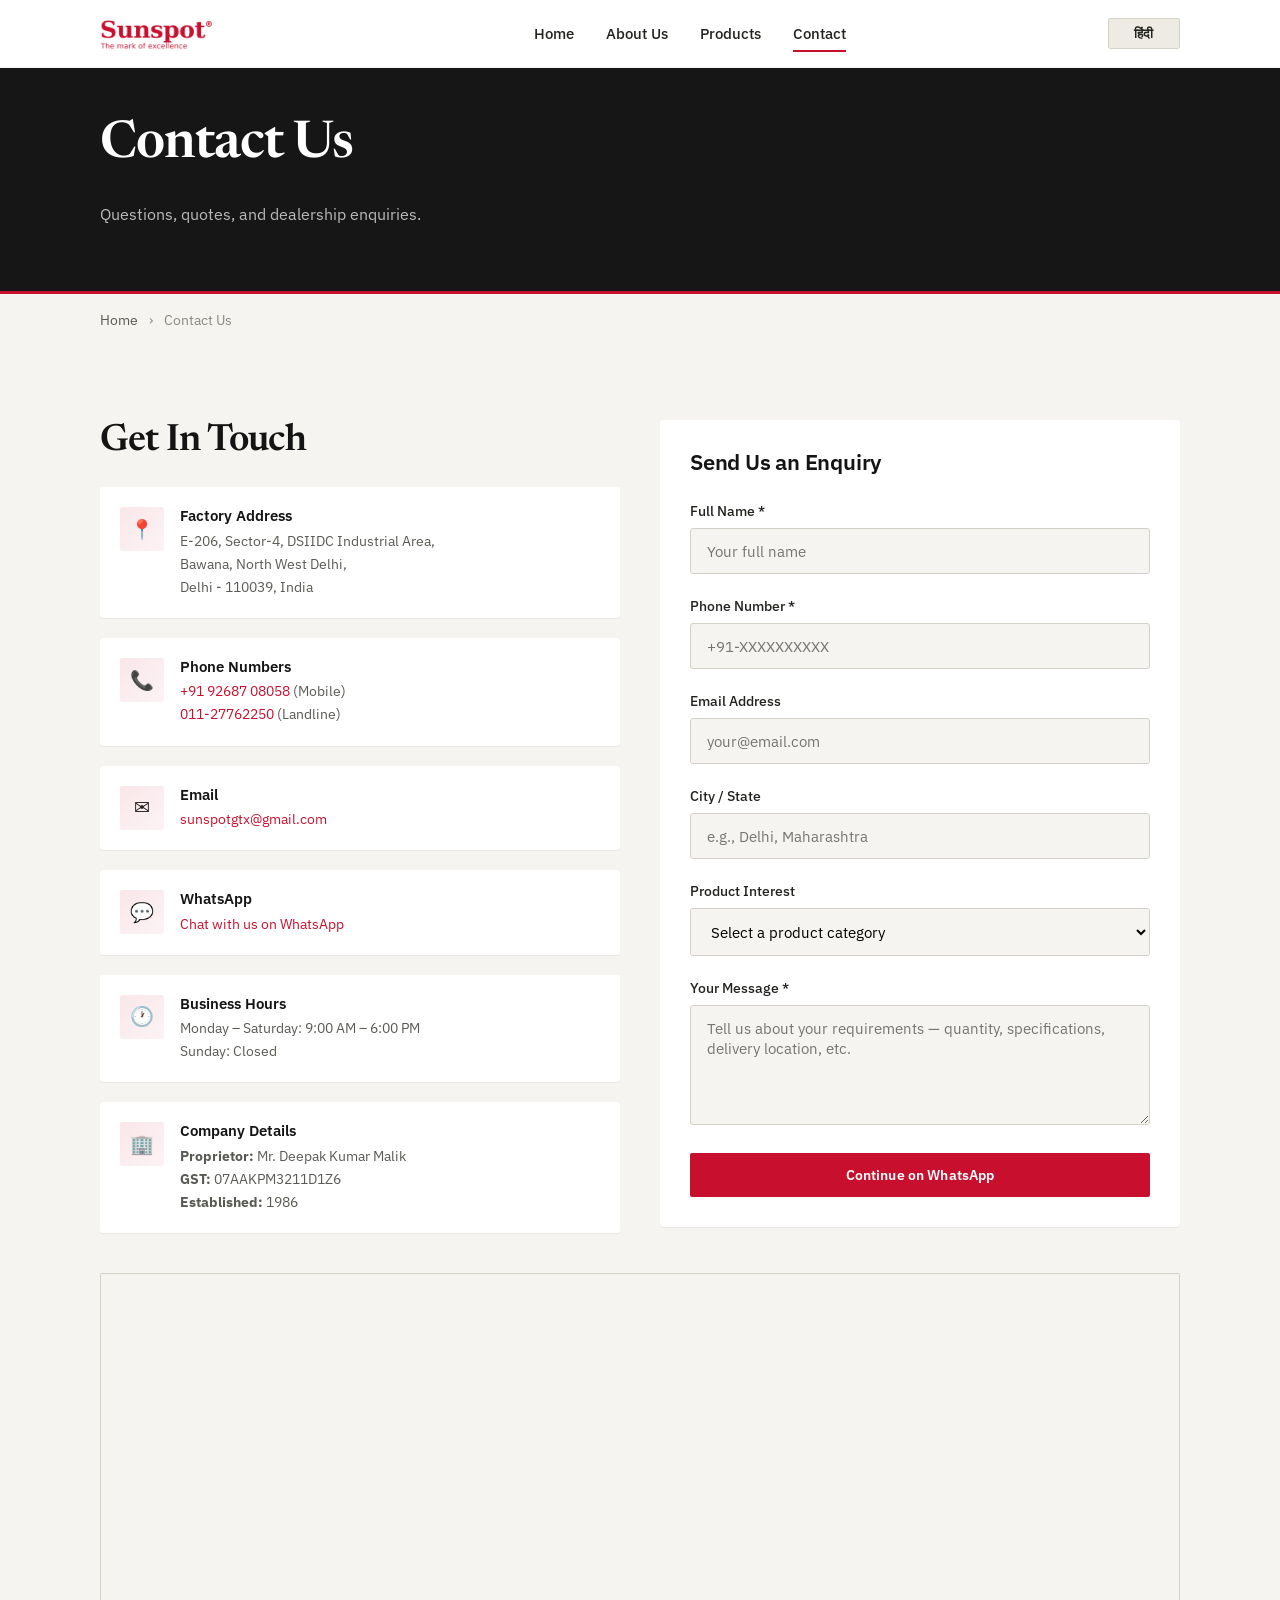
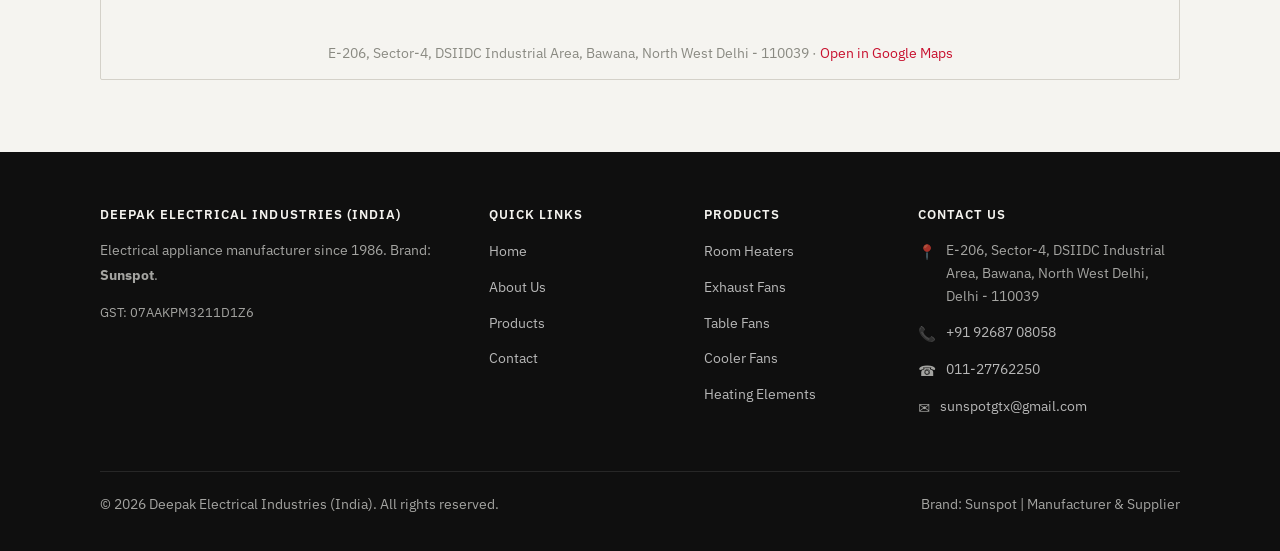
<file: contact.html>
<!DOCTYPE html>
<html lang="en">
<head>
 <meta charset="UTF-8">
 <meta name="viewport" content="width=device-width, initial-scale=1.0">
 <meta http-equiv="X-UA-Compatible" content="IE=edge">

 <title>Contact Us | Deepak Electrical Industries (India) - Sunspot</title>
 <meta name="description" content="Contact Deepak Electrical Industries for bulk orders and dealership. Call +91 92687 08058. Factory: Bawana, Delhi.">
 <meta name="robots" content="index, follow">
 <link rel="canonical" href="https://sunspotgtx.com/contact.html">

 <meta property="og:title" content="Contact Us | Sunspot - Deepak Electrical Industries">
 <meta property="og:description" content="Product enquiries, bulk orders, and dealership. Factory in Bawana Industrial Area, Delhi.">
 <meta property="og:type" content="website">
 <meta property="og:url" content="https://sunspotgtx.com/contact.html">
 <meta property="og:image" content="https://sunspotgtx.com/assets/og-image.png">
 <meta property="og:image:width" content="1200">
 <meta property="og:image:height" content="630">
 <meta property="og:image:type" content="image/png">
 <meta property="og:image:alt" content="Sunspot exhaust fan and Electrical manufacturers since 1986">
 <meta name="twitter:card" content="summary_large_image">
 <meta name="twitter:image" content="https://sunspotgtx.com/assets/og-image.png">
 <meta name="twitter:image:alt" content="Sunspot exhaust fan and Electrical manufacturers since 1986">

   <link rel="preconnect" href="https://fonts.googleapis.com">
  <link rel="preconnect" href="https://fonts.gstatic.com" crossorigin>
  <link href="https://fonts.googleapis.com/css2?family=IBM+Plex+Sans:ital,wght@0,400;0,500;0,600;0,700;1,400&family=Newsreader:opsz,wght@6..72,500;6..72,600;6..72,700&display=swap" rel="stylesheet">
  <link rel="icon" type="image/png" href="assets/favicon.png">
 <link rel="stylesheet" href="css/style.css?v=5">
</head>
<body>

 <!-- Header -->
 <header class="header" role="banner">
 <div class="container">
 <a href="index.html" class="logo" aria-label="Sunspot - Home">
 <img src="assets/logo.png" alt="Sunspot Logo" width="150" height="32">
 </a>
 <nav class="nav-menu" role="navigation" aria-label="Main navigation">
 <a href="index.html" data-i18n="nav.home">Home</a>
 <a href="about.html" data-i18n="nav.about">About Us</a>
 <a href="products.html" data-i18n="nav.products">Products</a>
 <a href="contact.html" class="active" data-i18n="nav.contact">Contact</a>
 </nav>
 <div class="header-actions">
 <button class="lang-toggle" type="button" data-i18n="lang.btn" data-i18n-aria="lang.aria" aria-label="Switch to Hindi">हिंदी</button>
 <button class="mobile-toggle" aria-label="Toggle menu" aria-expanded="false">
 <span></span><span></span><span></span>
 </button>
 </div>
 </div>
 </header>

 <!-- Contact Hero -->
 <section class="contact-hero">
 <div class="container">
 <h1 data-i18n="contact.h1">Contact Us</h1>
 <p data-i18n="contact.lead">Questions, quotes, and dealership enquiries.</p>
 </div>
 </section>

 <!-- Breadcrumbs -->
 <div class="container">
 <nav class="breadcrumbs" aria-label="Breadcrumb">
 <a href="index.html" data-i18n="nav.home">Home</a> <span>›</span> Contact Us
 </nav>
 </div>

 <!-- Contact Section -->
 <section class="section">
 <div class="container">
 <div class="contact-grid">

 <!-- Contact Info -->
 <div>
 <h2 style="margin-bottom: 1.5rem;" data-i18n="contact.get">Get In Touch</h2>

 <div class="contact-info-cards">
 <div class="contact-info-card">
 <div class="icon">📍</div>
 <div>
 <h4 data-i18n="contact.address">Factory Address</h4>
 <p>E-206, Sector-4, DSIIDC Industrial Area,<br>Bawana, North West Delhi,<br>Delhi - 110039, India</p>
 </div>
 </div>

 <div class="contact-info-card">
 <div class="icon">📞</div>
 <div>
 <h4 data-i18n="contact.phones">Phone Numbers</h4>
 <p>
 <a href="tel:+919268708058">+91 92687 08058</a> <span data-i18n="contact.mobile">(Mobile)</span><br>
 <a href="tel:01127762250">011-27762250</a> <span data-i18n="contact.landline">(Landline)</span>
 </p>
 </div>
 </div>

 <div class="contact-info-card">
 <div class="icon">✉️</div>
 <div>
 <h4 data-i18n="contact.email">Email</h4>
 <p><a href="mailto:sunspotgtx@gmail.com?subject=Product%20Enquiry%20%E2%80%94%20Sunspot%20Website">sunspotgtx@gmail.com</a></p>
 </div>
 </div>

 <div class="contact-info-card">
 <div class="icon">💬</div>
 <div>
 <h4 data-i18n="contact.whatsapp">WhatsApp</h4>
 <p><a href="https://wa.me/919268708058" target="_blank" rel="noopener" data-i18n="contact.whatsapp.link">Chat with us on WhatsApp</a></p>
 </div>
 </div>

 <div class="contact-info-card">
 <div class="icon">🕐</div>
 <div>
 <h4 data-i18n="contact.hours">Business Hours</h4>
 <p data-i18n="contact.hours.p" data-i18n-html="true">Monday – Saturday: 9:00 AM – 6:00 PM<br>Sunday: Closed</p>
 </div>
 </div>

 <div class="contact-info-card">
 <div class="icon">🏢</div>
 <div>
 <h4 data-i18n="contact.company">Company Details</h4>
 <p>
 <strong data-i18n="contact.proprietor">Proprietor:</strong> Mr. Deepak Kumar Malik<br>
 <strong data-i18n="contact.gst">GST:</strong> 07AAKPM3211D1Z6<br>
 <strong data-i18n="contact.est">Established:</strong> 1986
 </p>
 </div>
 </div>
 </div>
 </div>

 <!-- Contact Form -->
 <div>
 <div class="contact-form">
 <h3 style="margin-bottom: 1.5rem;" data-i18n="contact.form.h">Send Us an Enquiry</h3>

 <form id="contactForm" novalidate>

 <div class="form-group">
 <label for="name" data-i18n="contact.form.name">Full Name *</label>
 <input type="text" id="name" name="name" placeholder="Your full name" data-i18n-placeholder="contact.name.ph" required autocomplete="name">
 </div>

 <div class="form-group">
 <label for="phone" data-i18n="contact.form.phone">Phone Number *</label>
 <input type="tel" id="phone" name="phone" placeholder="+91-XXXXXXXXXX" data-i18n-placeholder="contact.phone.ph" required autocomplete="tel" inputmode="tel">
 </div>

 <div class="form-group">
 <label for="email" data-i18n="contact.form.email">Email Address</label>
 <input type="email" id="email" name="email" placeholder="your@email.com" data-i18n-placeholder="contact.email.ph" autocomplete="email">
 </div>

 <div class="form-group">
 <label for="city" data-i18n="contact.form.city">City / State</label>
 <input type="text" id="city" name="city" placeholder="e.g., Delhi, Maharashtra" data-i18n-placeholder="contact.city.ph" autocomplete="address-level2">
 </div>

 <div class="form-group">
 <label for="product" data-i18n="contact.form.product">Product Interest</label>
 <select id="product" name="product">
 <option value="" data-i18n="contact.form.product.placeholder">Select a product category</option>
 <option value="room-heater">Electric Room Heater</option>
 <option value="fan-heater">Fan Heater</option>
 <option value="exhaust-fan">Exhaust Fan (general)</option>
 <option value="axial-fan">Axial Exhaust Fan</option>
 <option value="fresh-air-high-speed">Fresh Air Fan (High Speed)</option>
 <option value="fresh-air-3-leaf">Fresh Air Fan (3 Leaf)</option>
 <option value="trans-air-fan">Trans Air Fan</option>
 <option value="table-fan">Table Fan</option>
 <option value="wall-fan">Wall Fan</option>
 <option value="cooler-fan">Cooler / Climatizer Fan</option>
 <option value="industrial-fan">Industrial Exhaust Fan</option>
 <option value="heavy-duty-fan">Heavy Duty Exhaust Fan</option>
 <option value="immersion-heater">Immersion Water Heater</option>
 <option value="fountain-pump">Fountain Pump</option>
 <option value="cooler-pump">Cooler Pump</option>
 <option value="flexi-fan">Flexi Fan</option>
 <option value="heating-elements">Heating Elements</option>
 <option value="multiple">Multiple Products</option>
 <option value="other">Other</option>
 </select>
 </div>

 <div class="form-group">
 <label for="message" data-i18n="contact.form.message">Your Message *</label>
 <textarea id="message" name="message" placeholder="Tell us about your requirements — quantity, specifications, delivery location, etc." data-i18n-placeholder="contact.message.ph" required></textarea>
 </div>

 <button type="submit" class="btn btn-primary" style="width: 100%; justify-content: center;" data-i18n="contact.form.submit">Continue on WhatsApp</button>
 </form>
 </div>
 </div>

 </div>

 <!-- Map: verified Deepak Electrical Industries (India) pin -->
 <div class="map-container">
 <iframe
 src="https://maps.google.com/maps?q=Deepak%20Electrical%20Industries%20(India)%2C%20E-206%2C%20DSIIDC%20Industrial%20Area%2C%20Sector%204%2C%20Bawana%2C%20Delhi%20110039&ll=28.7895908%2C77.0596002&z=17&output=embed"
 allowfullscreen=""
 loading="lazy"
 referrerpolicy="no-referrer-when-downgrade"
 title="Deepak Electrical Industries Factory Location - E-206 Sector-4 DSIIDC Bawana, Delhi">
 </iframe>
 <p style="margin-top: 12px; font-size: 0.85rem; color: var(--color-text-muted); text-align: center;">
 E-206, Sector-4, DSIIDC Industrial Area, Bawana, North West Delhi - 110039 ·
 <a href="https://www.google.com/maps/place/Deepak+Electrical+Industries+(India)/@28.7895908,77.0596002,17z" target="_blank" rel="noopener" data-i18n="contact.map">Open in Google Maps</a>
 </p>
 </div>
 </div>
 </section>

 <!-- Footer -->
 <footer class="footer" role="contentinfo">
 <div class="container">
 <div class="footer-grid">
 <div>
 <h4>Deepak Electrical Industries (India)</h4>
 <p data-i18n="footer.company_blurb" data-i18n-html="true" data-i18n-html="true">Electrical appliance manufacturer since 1986. Brand: <strong>Sunspot</strong>.</span></p>
 <p style="margin-top: 12px; font-size: 0.8rem;">GST: 07AAKPM3211D1Z6</p>
 </div>
 <div>
 <h4 data-i18n="footer.quick">Quick Links</h4>
 <ul class="footer-links">
 <li><a href="index.html" data-i18n="nav.home">Home</a></li>
 <li><a href="about.html" data-i18n="nav.about">About Us</a></li>
 <li><a href="products.html" data-i18n="nav.products">Products</a></li>
 <li><a href="contact.html" data-i18n="nav.contact">Contact</a></li>
 </ul>
 </div>
 <div>
 <h4 data-i18n="footer.products">Products</h4>
 <ul class="footer-links">
 <li><a href="products.html#room-heaters" data-i18n="footer.room_heaters">Room Heaters</a></li>
 <li><a href="products.html#exhaust-fans" data-i18n="footer.exhaust_fans">Exhaust Fans</a></li>
 <li><a href="products.html#table-fans" data-i18n="footer.table_fans">Table Fans</a></li>
 <li><a href="products.html#cooler-fans" data-i18n="footer.cooler_fans">Cooler Fans</a></li>
 <li><a href="products.html#heating-elements" data-i18n="footer.heating_elements">Heating Elements</a></li>
 </ul>
 </div>
 <div>
 <h4 data-i18n="footer.contact">Contact Us</h4>
 <ul class="footer-contact">
 <li><span class="icon">📍</span><span>E-206, Sector-4, DSIIDC Industrial Area, Bawana, North West Delhi, Delhi - 110039</span></li>
 <li><span class="icon">📞</span><span><a href="tel:+919268708058" style="color: rgba(255,255,255,0.7);">+91 92687 08058</a></span></li>
 <li><span class="icon">☎️</span><span><a href="tel:01127762250" style="color: rgba(255,255,255,0.7);">011-27762250</a></span></li>
 <li><span class="icon">✉️</span><span><a href="mailto:sunspotgtx@gmail.com?subject=Product%20Enquiry%20%E2%80%94%20Sunspot%20Website" style="color: rgba(255,255,255,0.7);">sunspotgtx@gmail.com</a></span></li>
 </ul>
 </div>
 </div>
 <div class="footer-bottom">
 <p><span data-i18n="footer.rights">© 2026 Deepak Electrical Industries (India). All rights reserved.</span></p>
 <p><span data-i18n="footer.brand_line">Brand: Sunspot | Manufacturer & Supplier</span></p>
 </div>
 </div>
 </footer>

 <script src="js/i18n.js"></script>
  <script src="js/main.js"></script>
</body>
</html>
</file>
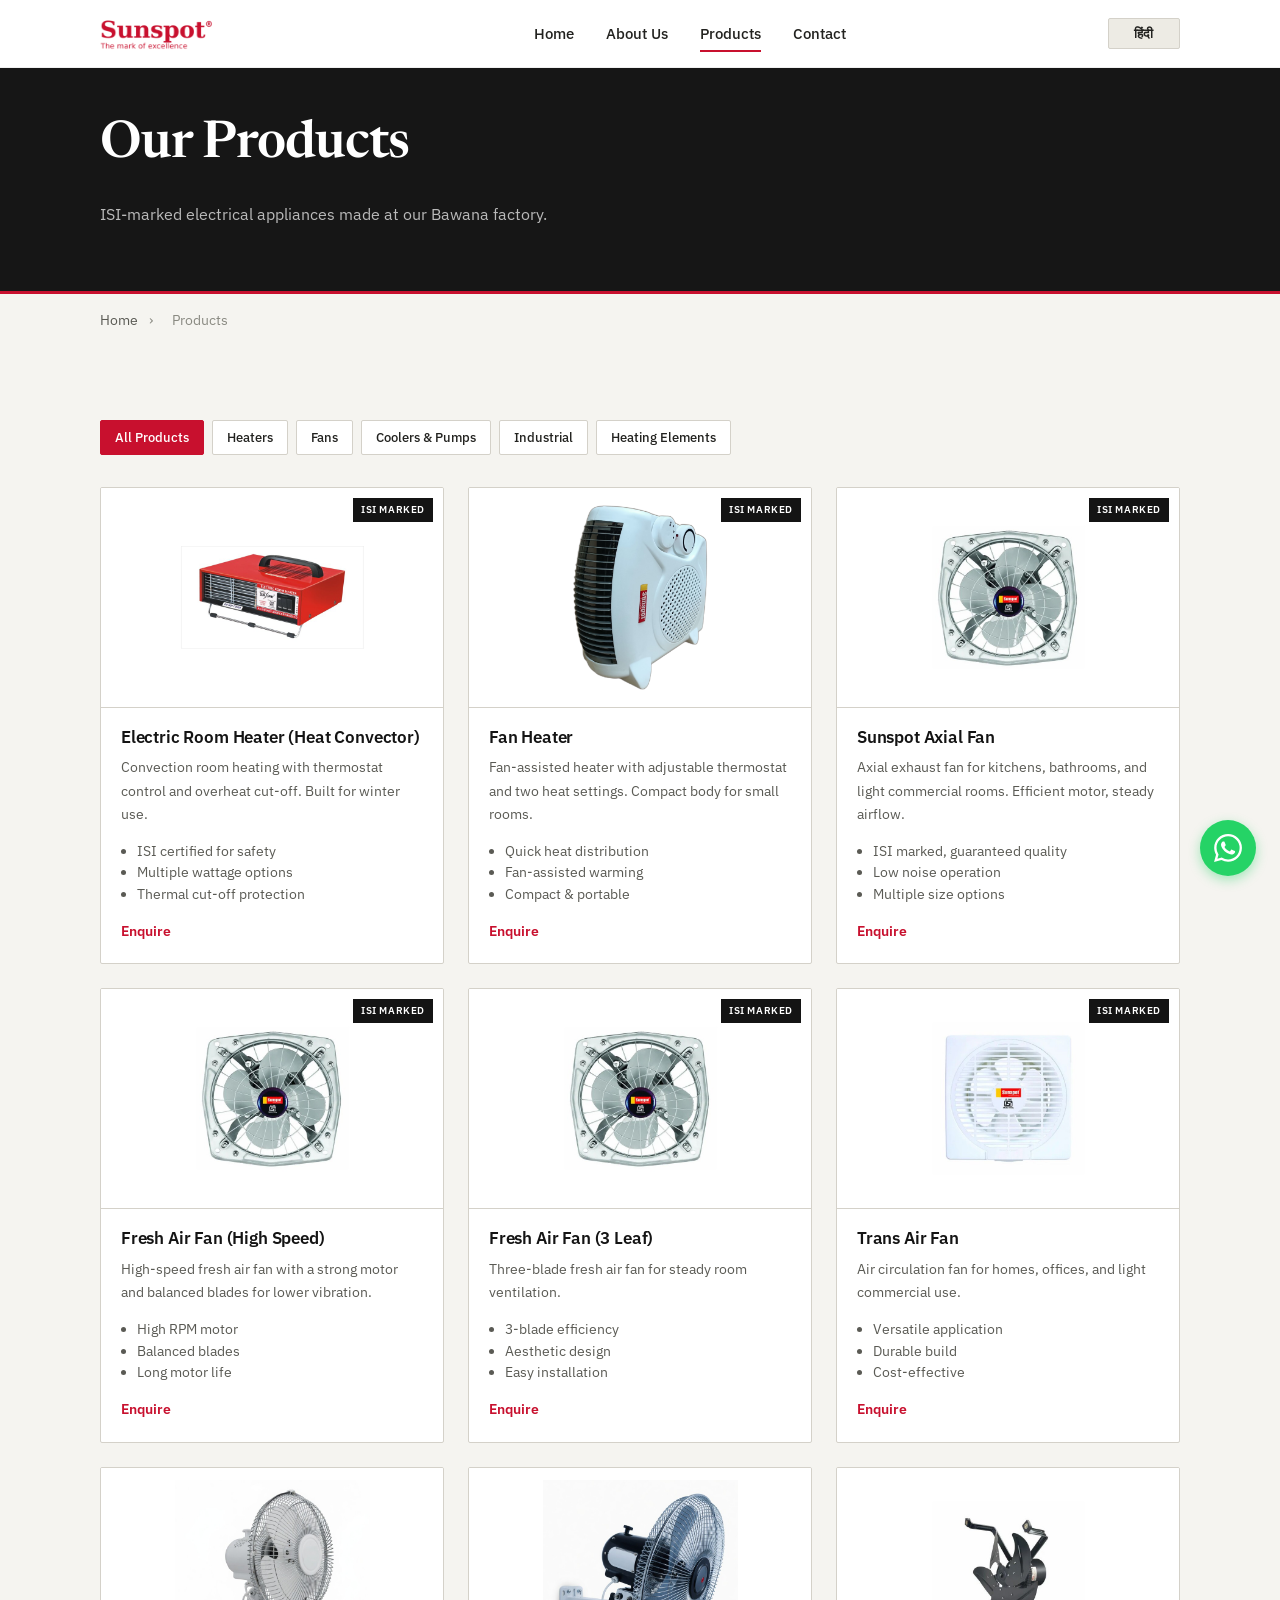
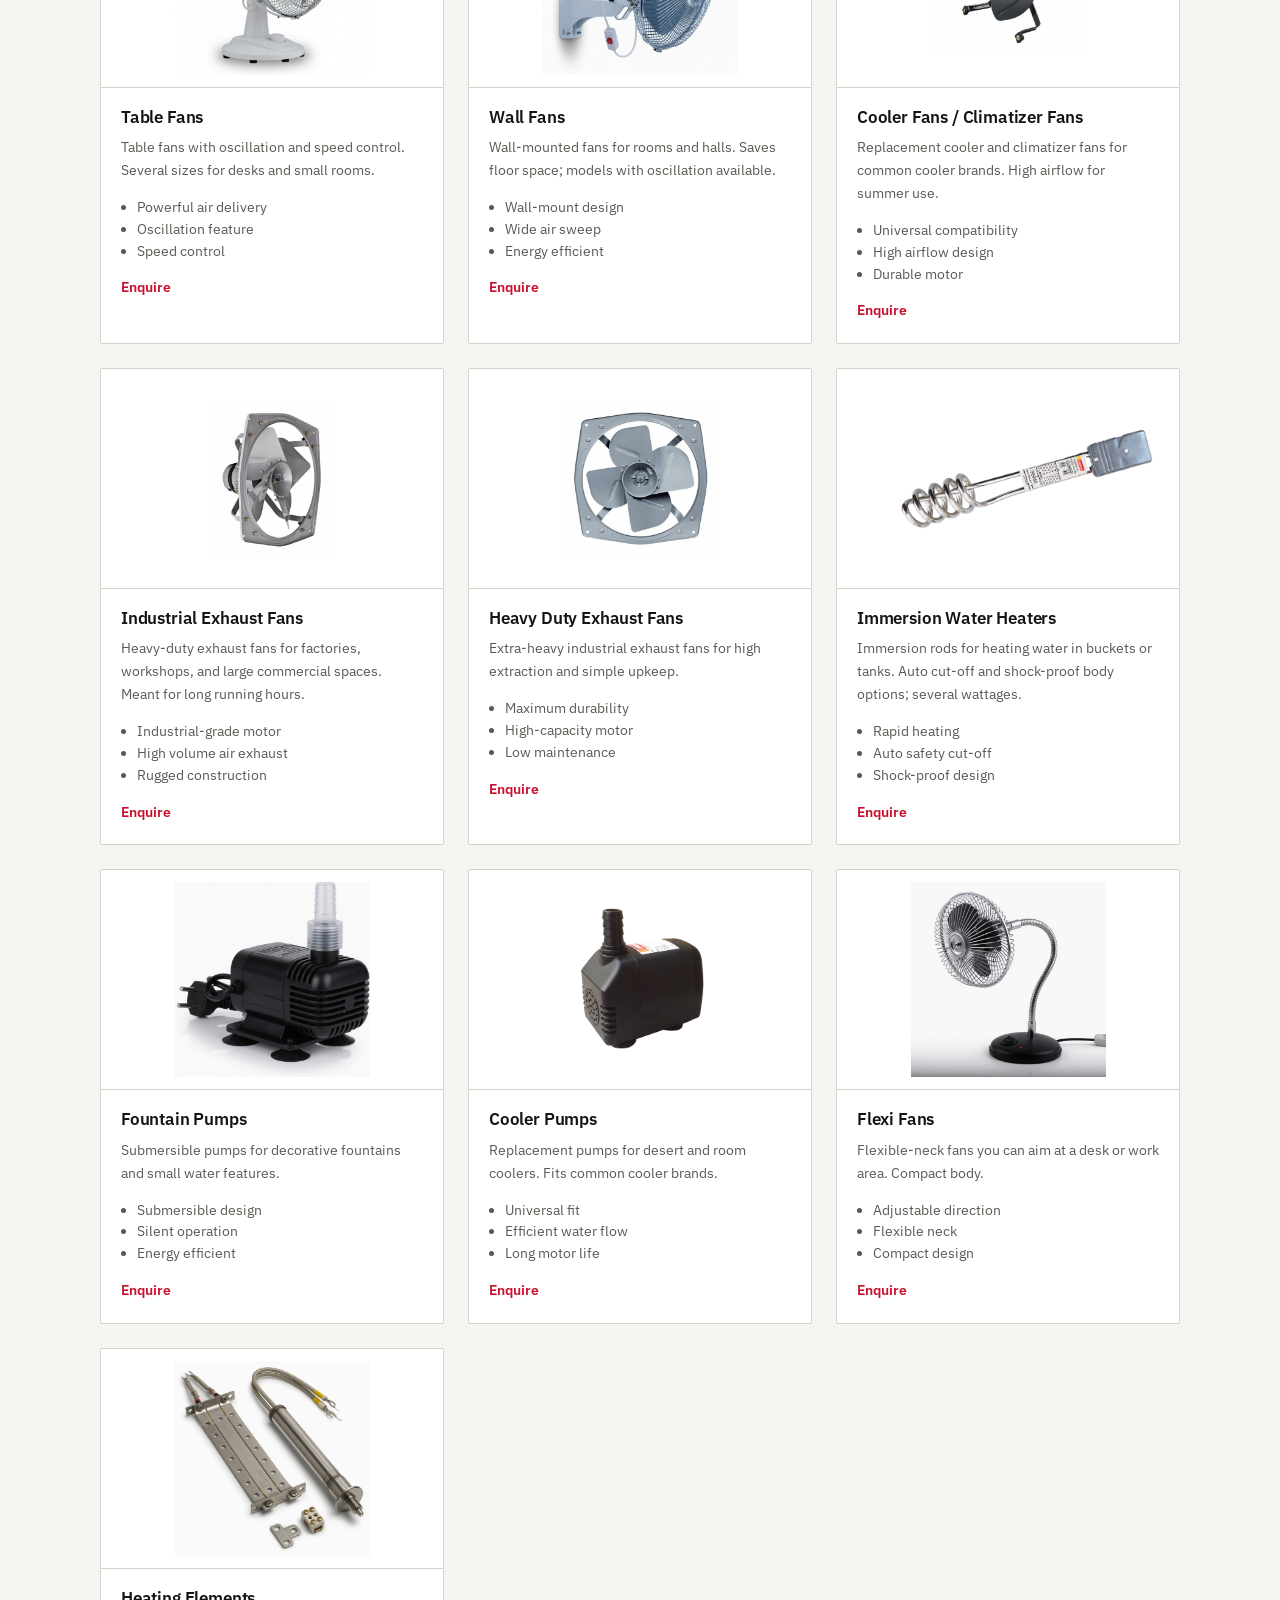
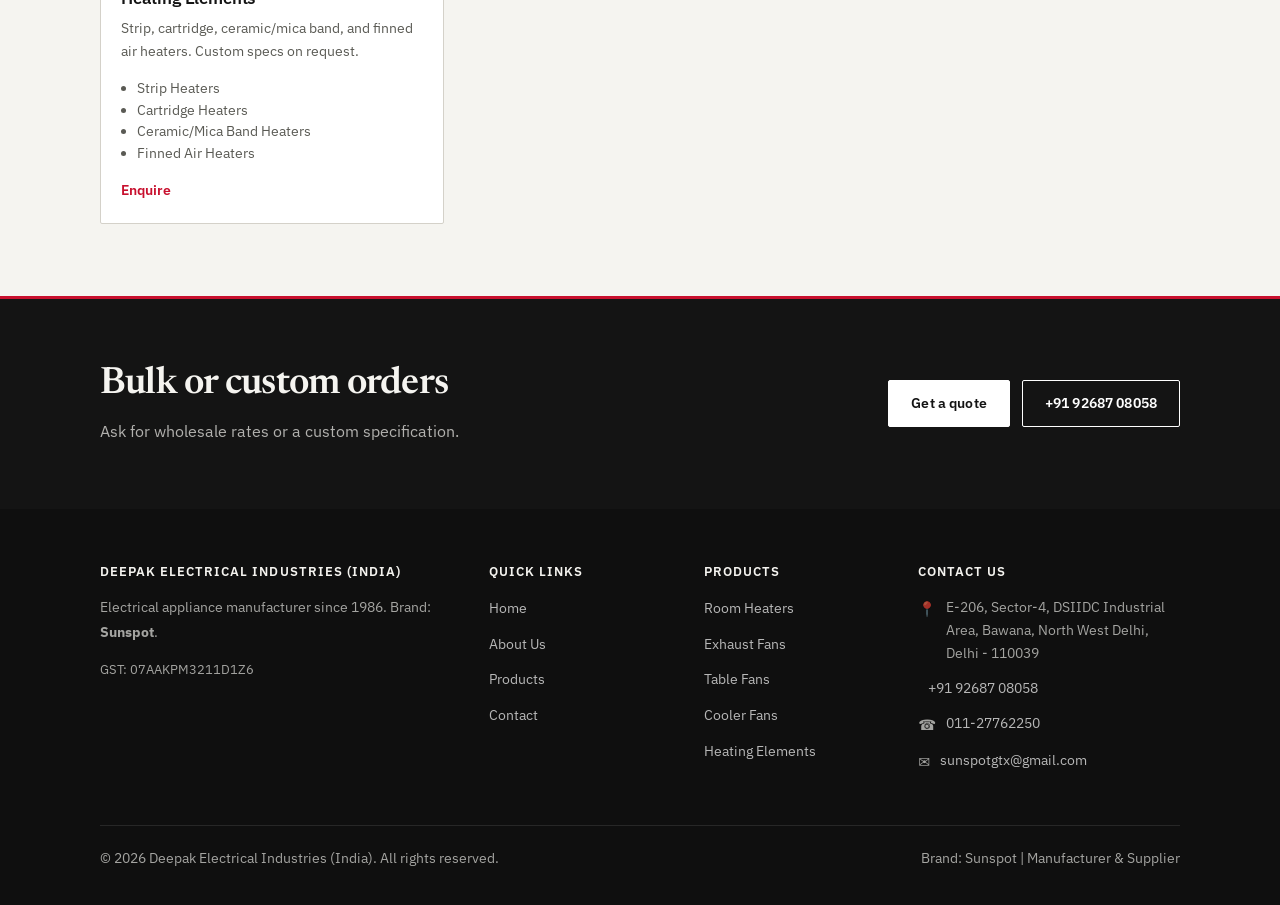
<file: products.html>
<!DOCTYPE html>
<html lang="en">
<head>
 <meta charset="UTF-8">
 <meta name="viewport" content="width=device-width, initial-scale=1.0">
 <meta http-equiv="X-UA-Compatible" content="IE=edge">

 <title>Products | Sunspot - ISI Marked Fans, Heaters, Pumps & Heating Elements</title>
 <meta name="description" content="Sunspot product list: room heaters, exhaust fans, table fans, cooler fans, immersion heaters, pumps, and heating elements.">
 <meta name="robots" content="index, follow">
 <link rel="canonical" href="https://sunspotgtx.com/products.html">

 <meta property="og:title" content="Products | Sunspot - Complete Electrical Appliance Range">
 <meta property="og:description" content="ISI-marked fans, heaters, pumps, and heating elements from Deepak Electrical Industries (India), since 1986.">
 <meta property="og:type" content="website">
 <meta property="og:url" content="https://sunspotgtx.com/products.html">
 <meta property="og:image" content="https://sunspotgtx.com/assets/og-image.png">
 <meta property="og:image:width" content="1200">
 <meta property="og:image:height" content="630">
 <meta property="og:image:type" content="image/png">
 <meta property="og:image:alt" content="Sunspot exhaust fan and Electrical manufacturers since 1986">
 <meta name="twitter:card" content="summary_large_image">
 <meta name="twitter:image" content="https://sunspotgtx.com/assets/og-image.png">
 <meta name="twitter:image:alt" content="Sunspot exhaust fan and Electrical manufacturers since 1986">

   <link rel="preconnect" href="https://fonts.googleapis.com">
  <link rel="preconnect" href="https://fonts.gstatic.com" crossorigin>
  <link href="https://fonts.googleapis.com/css2?family=IBM+Plex+Sans:ital,wght@0,400;0,500;0,600;0,700;1,400&family=Newsreader:opsz,wght@6..72,500;6..72,600;6..72,700&display=swap" rel="stylesheet">
  <link rel="icon" type="image/png" href="assets/favicon.png">
 <link rel="stylesheet" href="css/style.css?v=5">

 <!-- JSON-LD: Product Collection -->
 <script type="application/ld+json">
 {
 "@context": "https://schema.org",
 "@type": "ItemList",
 "name": "Sunspot Electrical Products",
 "description": "Complete range of ISI-marked electrical appliances manufactured by Deepak Electrical Industries (India)",
 "numberOfItems": 12,
 "itemListElement": [
 {"@type": "ListItem", "position": 1, "name": "Electric Room Heaters", "url": "https://sunspotgtx.com/products.html#room-heaters"},
 {"@type": "ListItem", "position": 2, "name": "Exhaust Fans", "url": "https://sunspotgtx.com/products.html#exhaust-fans"},
 {"@type": "ListItem", "position": 3, "name": "Table Fans", "url": "https://sunspotgtx.com/products.html#table-fans"},
 {"@type": "ListItem", "position": 4, "name": "Wall Fans", "url": "https://sunspotgtx.com/products.html#wall-fans"},
 {"@type": "ListItem", "position": 5, "name": "Cooler Fans", "url": "https://sunspotgtx.com/products.html#cooler-fans"},
 {"@type": "ListItem", "position": 6, "name": "Industrial Exhaust Fans", "url": "https://sunspotgtx.com/products.html#industrial-fans"},
 {"@type": "ListItem", "position": 7, "name": "Heavy Duty Exhaust Fans", "url": "https://sunspotgtx.com/products.html#heavy-duty-fans"},
 {"@type": "ListItem", "position": 8, "name": "Immersion Water Heaters", "url": "https://sunspotgtx.com/products.html#immersion-heaters"},
 {"@type": "ListItem", "position": 9, "name": "Fountain Pumps", "url": "https://sunspotgtx.com/products.html#fountain-pumps"},
 {"@type": "ListItem", "position": 10, "name": "Cooler Pumps", "url": "https://sunspotgtx.com/products.html#cooler-pumps"},
 {"@type": "ListItem", "position": 11, "name": "Flexi Fans", "url": "https://sunspotgtx.com/products.html#flexi-fans"},
 {"@type": "ListItem", "position": 12, "name": "Heating Elements", "url": "https://sunspotgtx.com/products.html#heating-elements"}
 ]
 }
 </script>
</head>
<body>

 <!-- Header -->
 <header class="header" role="banner">
 <div class="container">
 <a href="index.html" class="logo" aria-label="Sunspot - Home">
 <img src="assets/logo.png" alt="Sunspot Logo" width="150" height="32">
 </a>
 <nav class="nav-menu" role="navigation" aria-label="Main navigation">
 <a href="index.html" data-i18n="nav.home">Home</a>
 <a href="about.html" data-i18n="nav.about">About Us</a>
 <a href="products.html" class="active" data-i18n="nav.products">Products</a>
 <a href="contact.html" data-i18n="nav.contact">Contact</a>
 </nav>
 <div class="header-actions">
 <button class="lang-toggle" type="button" data-i18n="lang.btn" data-i18n-aria="lang.aria" aria-label="Switch to Hindi">हिंदी</button>
 <button class="mobile-toggle" aria-label="Toggle menu" aria-expanded="false">
 <span></span><span></span><span></span>
 </button>
 </div>
 </div>
 </header>

 <!-- Products Hero -->
 <section class="products-hero">
 <div class="container">
 <h1 data-i18n="products.h1">Our Products</h1>
 <p data-i18n="products.lead">ISI-marked electrical appliances made at our Bawana factory.</p>
 </div>
 </section>

 <!-- Breadcrumbs -->
 <div class="container">
 <nav class="breadcrumbs" aria-label="Breadcrumb">
 <a href="index.html" data-i18n="nav.home">Home</a> <span>›</span> <span data-i18n="products.crumb">Products</span>
 </nav>
 </div>

 <!-- Product Filter -->
 <section class="section">
 <div class="container">
 <div class="product-filter">
 <button class="filter-btn active" data-filter="all" data-i18n="products.filter.all">All Products</button>
 <button class="filter-btn" data-filter="heaters" data-i18n="products.filter.heaters">Heaters</button>
 <button class="filter-btn" data-filter="fans" data-i18n="products.filter.fans">Fans</button>
 <button class="filter-btn" data-filter="coolers" data-i18n="products.filter.coolers">Coolers & Pumps</button>
 <button class="filter-btn" data-filter="industrial" data-i18n="products.filter.industrial">Industrial</button>
 <button class="filter-btn" data-filter="heating" data-i18n="products.filter.heating">Heating Elements</button>
 </div>

 <div class="products-grid">

 <!-- 1. Electric Room Heaters -->
 <article class="product-card" id="room-heaters" data-category="heaters">
 <div class="product-card-image">
 <img src="assets/products/room-heater.jpg" alt="Sunspot Electric Room Heater Heat Convector" width="640" height="640" loading="lazy">
 <span class="isi-badge" data-i18n="isi.badge">ISI MARKED</span>
 </div>
 <div class="product-card-body">
 <h3>Electric Room Heater (Heat Convector)</h3>
 <p data-i18n="p.room">Convection room heating with thermostat control and overheat cut-off. Built for winter use.</p>
 <ul style="font-size: 0.85rem; color: var(--color-text-light); margin-bottom: 12px; padding-left: 16px; list-style: disc;">
 <li data-i18n="li.isi">ISI certified for safety</li>
 <li data-i18n="li.watt">Multiple wattage options</li>
 <li data-i18n="li.thermal">Thermal cut-off protection</li>
 </ul>
 <a href="contact.html?product=room-heater" class="card-link" data-i18n="cta.enquire">Enquire</a>
 </div>
 </article>

 <!-- Fan Heater variant -->
 <article class="product-card" data-category="heaters">
 <div class="product-card-image">
 <img src="assets/products/fan-heater-sunspot.png" alt="Sunspot Fan Heater" width="1028" height="1387" loading="lazy">
 <span class="isi-badge" data-i18n="isi.badge">ISI MARKED</span>
 </div>
 <div class="product-card-body">
 <h3>Fan Heater</h3>
 <p data-i18n="p.fan_heater">Fan-assisted heater with adjustable thermostat and two heat settings. Compact body for small rooms.</p>
 <ul style="font-size: 0.85rem; color: var(--color-text-light); margin-bottom: 12px; padding-left: 16px; list-style: disc;">
 <li data-i18n="li.quick">Quick heat distribution</li>
 <li data-i18n="li.fanw">Fan-assisted warming</li>
 <li data-i18n="li.compact">Compact & portable</li>
 </ul>
 <a href="contact.html?product=fan-heater" class="card-link" data-i18n="cta.enquire">Enquire</a>
 </div>
 </article>

 <!-- 2. Exhaust Fans -->
 <article class="product-card" id="exhaust-fans" data-category="fans">
 <div class="product-card-image">
 <img src="assets/products/axial-fan.jpg" alt="Sunspot Axial Exhaust Fan" width="640" height="640" loading="lazy">
 <span class="isi-badge" data-i18n="isi.badge">ISI MARKED</span>
 </div>
 <div class="product-card-body">
 <h3>Sunspot Axial Fan</h3>
 <p data-i18n="p.axial">Axial exhaust fan for kitchens, bathrooms, and light commercial rooms. Efficient motor, steady airflow.</p>
 <ul style="font-size: 0.85rem; color: var(--color-text-light); margin-bottom: 12px; padding-left: 16px; list-style: disc;">
 <li data-i18n="li.isi_q">ISI marked, guaranteed quality</li>
 <li data-i18n="li.low">Low noise operation</li>
 <li data-i18n="li.sizes">Multiple size options</li>
 </ul>
 <a href="contact.html?product=axial-fan" class="card-link" data-i18n="cta.enquire">Enquire</a>
 </div>
 </article>

 <article class="product-card" data-category="fans">
 <div class="product-card-image">
 <img src="assets/products/fresh-air-fan.jpg" alt="Sunspot Fresh Air Fan High Speed" width="640" height="640" loading="lazy">
 <span class="isi-badge" data-i18n="isi.badge">ISI MARKED</span>
 </div>
 <div class="product-card-body">
 <h3>Fresh Air Fan (High Speed)</h3>
 <p data-i18n="p.fresh_hs">High-speed fresh air fan with a strong motor and balanced blades for lower vibration.</p>
 <ul style="font-size: 0.85rem; color: var(--color-text-light); margin-bottom: 12px; padding-left: 16px; list-style: disc;">
 <li data-i18n="li.rpm">High RPM motor</li>
 <li data-i18n="li.bal">Balanced blades</li>
 <li data-i18n="li.life">Long motor life</li>
 </ul>
 <a href="contact.html?product=fresh-air-high-speed" class="card-link" data-i18n="cta.enquire">Enquire</a>
 </div>
 </article>

 <article class="product-card" data-category="fans">
 <div class="product-card-image">
 <img src="assets/products/fresh-air-3leaf.jpg" alt="Sunspot Fresh Air Fan 3 Leaf" width="640" height="640" loading="lazy">
 <span class="isi-badge" data-i18n="isi.badge">ISI MARKED</span>
 </div>
 <div class="product-card-body">
 <h3>Fresh Air Fan (3 Leaf)</h3>
 <p data-i18n="p.fresh_3">Three-blade fresh air fan for steady room ventilation.</p>
 <ul style="font-size: 0.85rem; color: var(--color-text-light); margin-bottom: 12px; padding-left: 16px; list-style: disc;">
 <li data-i18n="li.blade3">3-blade efficiency</li>
 <li data-i18n="li.aesth">Aesthetic design</li>
 <li data-i18n="li.easy">Easy installation</li>
 </ul>
 <a href="contact.html?product=fresh-air-3-leaf" class="card-link" data-i18n="cta.enquire">Enquire</a>
 </div>
 </article>

 <article class="product-card" data-category="fans">
 <div class="product-card-image">
 <img src="assets/products/trans-air-fan.jpg" alt="Sunspot Trans Air Fan" width="640" height="640" loading="lazy">
 <span class="isi-badge" data-i18n="isi.badge">ISI MARKED</span>
 </div>
 <div class="product-card-body">
 <h3>Trans Air Fan</h3>
 <p data-i18n="p.trans">Air circulation fan for homes, offices, and light commercial use.</p>
 <ul style="font-size: 0.85rem; color: var(--color-text-light); margin-bottom: 12px; padding-left: 16px; list-style: disc;">
 <li data-i18n="li.vers">Versatile application</li>
 <li data-i18n="li.dur">Durable build</li>
 <li data-i18n="li.cost">Cost-effective</li>
 </ul>
 <a href="contact.html?product=trans-air-fan" class="card-link" data-i18n="cta.enquire">Enquire</a>
 </div>
 </article>

 <!-- 3. Table Fans -->
 <article class="product-card" id="table-fans" data-category="fans">
 <div class="product-card-image">
 <img src="assets/products/table-fan.jpg" alt="Sunspot Table Fan" width="640" height="640" loading="lazy">
 </div>
 <div class="product-card-body">
 <h3>Table Fans</h3>
 <p data-i18n="p.table">Table fans with oscillation and speed control. Several sizes for desks and small rooms.</p>
 <ul style="font-size: 0.85rem; color: var(--color-text-light); margin-bottom: 12px; padding-left: 16px; list-style: disc;">
 <li data-i18n="li.air">Powerful air delivery</li>
 <li data-i18n="li.osc">Oscillation feature</li>
 <li data-i18n="li.speed">Speed control</li>
 </ul>
 <a href="contact.html?product=table-fan" class="card-link" data-i18n="cta.enquire">Enquire</a>
 </div>
 </article>

 <!-- 4. Wall Fans -->
 <article class="product-card" id="wall-fans" data-category="fans">
 <div class="product-card-image">
 <img src="assets/products/wall-fan.jpg" alt="Sunspot Wall Fan" width="640" height="640" loading="lazy">
 </div>
 <div class="product-card-body">
 <h3>Wall Fans</h3>
 <p data-i18n="p.wall">Wall-mounted fans for rooms and halls. Saves floor space; models with oscillation available.</p>
 <ul style="font-size: 0.85rem; color: var(--color-text-light); margin-bottom: 12px; padding-left: 16px; list-style: disc;">
 <li data-i18n="li.wall">Wall-mount design</li>
 <li data-i18n="li.sweep">Wide air sweep</li>
 <li data-i18n="li.energy">Energy efficient</li>
 </ul>
 <a href="contact.html?product=wall-fan" class="card-link" data-i18n="cta.enquire">Enquire</a>
 </div>
 </article>

 <!-- 5. Cooler Fans -->
 <article class="product-card" id="cooler-fans" data-category="coolers">
 <div class="product-card-image">
 <img src="assets/products/cooler-fan.jpg" alt="Sunspot Cooler Climatizer Fan" width="640" height="640" loading="lazy">
 </div>
 <div class="product-card-body">
 <h3>Cooler Fans / Climatizer Fans</h3>
 <p data-i18n="p.cooler">Replacement cooler and climatizer fans for common cooler brands. High airflow for summer use.</p>
 <ul style="font-size: 0.85rem; color: var(--color-text-light); margin-bottom: 12px; padding-left: 16px; list-style: disc;">
 <li data-i18n="li.uni">Universal compatibility</li>
 <li data-i18n="li.highair">High airflow design</li>
 <li data-i18n="li.motor">Durable motor</li>
 </ul>
 <a href="contact.html?product=cooler-fan" class="card-link" data-i18n="cta.enquire">Enquire</a>
 </div>
 </article>

 <!-- 6. Industrial Exhaust Fans -->
 <article class="product-card" id="industrial-fans" data-category="industrial">
 <div class="product-card-image">
 <img src="assets/products/industrial-exhaust.jpg" alt="Sunspot Industrial Exhaust Fan" width="640" height="640" loading="lazy">
 </div>
 <div class="product-card-body">
 <h3>Industrial Exhaust Fans</h3>
 <p data-i18n="p.ind">Heavy-duty exhaust fans for factories, workshops, and large commercial spaces. Meant for long running hours.</p>
 <ul style="font-size: 0.85rem; color: var(--color-text-light); margin-bottom: 12px; padding-left: 16px; list-style: disc;">
 <li data-i18n="li.indm">Industrial-grade motor</li>
 <li data-i18n="li.vol">High volume air exhaust</li>
 <li data-i18n="li.rug">Rugged construction</li>
 </ul>
 <a href="contact.html?product=industrial-fan" class="card-link" data-i18n="cta.enquire">Enquire</a>
 </div>
 </article>

 <!-- 7. Heavy Duty Exhaust Fans -->
 <article class="product-card" id="heavy-duty-fans" data-category="industrial">
 <div class="product-card-image">
 <img src="assets/products/heavy-duty-exhaust.jpg" alt="Sunspot Heavy Duty Exhaust Fan" width="640" height="640" loading="lazy">
 </div>
 <div class="product-card-body">
 <h3>Heavy Duty Exhaust Fans</h3>
 <p data-i18n="p.hd">Extra-heavy industrial exhaust fans for high extraction and simple upkeep.</p>
 <ul style="font-size: 0.85rem; color: var(--color-text-light); margin-bottom: 12px; padding-left: 16px; list-style: disc;">
 <li data-i18n="li.maxd">Maximum durability</li>
 <li data-i18n="li.cap">High-capacity motor</li>
 <li data-i18n="li.maint">Low maintenance</li>
 </ul>
 <a href="contact.html?product=heavy-duty-fan" class="card-link" data-i18n="cta.enquire">Enquire</a>
 </div>
 </article>

 <!-- 8. Immersion Water Heaters -->
 <article class="product-card" id="immersion-heaters" data-category="heaters">
 <div class="product-card-image">
 <img src="assets/products/immersion-heater-sunspot.png" alt="Sunspot Immersion Water Heater" width="1646" height="956" loading="lazy">
 </div>
 <div class="product-card-body">
 <h3>Immersion Water Heaters</h3>
 <p data-i18n="p.imm">Immersion rods for heating water in buckets or tanks. Auto cut-off and shock-proof body options; several wattages.</p>
 <ul style="font-size: 0.85rem; color: var(--color-text-light); margin-bottom: 12px; padding-left: 16px; list-style: disc;">
 <li data-i18n="li.rapid">Rapid heating</li>
 <li data-i18n="li.auto">Auto safety cut-off</li>
 <li data-i18n="li.shock">Shock-proof design</li>
 </ul>
 <a href="contact.html?product=immersion-heater" class="card-link" data-i18n="cta.enquire">Enquire</a>
 </div>
 </article>

 <!-- 9. Fountain Pumps -->
 <article class="product-card" id="fountain-pumps" data-category="coolers">
 <div class="product-card-image">
 <img src="assets/products/fountain-pump.jpg" alt="Sunspot Fountain Pump" width="640" height="640" loading="lazy">
 </div>
 <div class="product-card-body">
 <h3>Fountain Pumps</h3>
 <p data-i18n="p.fount">Submersible pumps for decorative fountains and small water features.</p>
 <ul style="font-size: 0.85rem; color: var(--color-text-light); margin-bottom: 12px; padding-left: 16px; list-style: disc;">
 <li data-i18n="li.sub">Submersible design</li>
 <li data-i18n="li.silent">Silent operation</li>
 <li data-i18n="li.energy">Energy efficient</li>
 </ul>
 <a href="contact.html?product=fountain-pump" class="card-link" data-i18n="cta.enquire">Enquire</a>
 </div>
 </article>

 <!-- 10. Cooler Pumps -->
 <article class="product-card" id="cooler-pumps" data-category="coolers">
 <div class="product-card-image">
 <img src="assets/products/cooler-pump-sunspot.png" alt="Sunspot Cooler Pump" width="1448" height="1086" loading="lazy">
 </div>
 <div class="product-card-body">
 <h3>Cooler Pumps</h3>
 <p data-i18n="p.cpump">Replacement pumps for desert and room coolers. Fits common cooler brands.</p>
 <ul style="font-size: 0.85rem; color: var(--color-text-light); margin-bottom: 12px; padding-left: 16px; list-style: disc;">
 <li data-i18n="li.ufit">Universal fit</li>
 <li data-i18n="li.flow">Efficient water flow</li>
 <li data-i18n="li.life">Long motor life</li>
 </ul>
 <a href="contact.html?product=cooler-pump" class="card-link" data-i18n="cta.enquire">Enquire</a>
 </div>
 </article>

 <!-- 11. Flexi Fans -->
 <article class="product-card" id="flexi-fans" data-category="fans">
 <div class="product-card-image">
 <img src="assets/products/flexi-fan.jpg" alt="Sunspot Flexi Fan" width="640" height="640" loading="lazy">
 </div>
 <div class="product-card-body">
 <h3>Flexi Fans</h3>
 <p data-i18n="p.flexi">Flexible-neck fans you can aim at a desk or work area. Compact body.</p>
 <ul style="font-size: 0.85rem; color: var(--color-text-light); margin-bottom: 12px; padding-left: 16px; list-style: disc;">
 <li data-i18n="li.adj">Adjustable direction</li>
 <li data-i18n="li.flex">Flexible neck</li>
 <li data-i18n="li.comp2">Compact design</li>
 </ul>
 <a href="contact.html?product=flexi-fan" class="card-link" data-i18n="cta.enquire">Enquire</a>
 </div>
 </article>

 <!-- 12. Heating Elements -->
 <article class="product-card" id="heating-elements" data-category="heating">
 <div class="product-card-image">
 <img src="assets/products/heating-elements.jpg" alt="Sunspot Heating Elements" width="640" height="640" loading="lazy">
 </div>
 <div class="product-card-body">
 <h3>Heating Elements</h3>
 <p data-i18n="p.heat_el">Strip, cartridge, ceramic/mica band, and finned air heaters. Custom specs on request.</p>
 <ul style="font-size: 0.85rem; color: var(--color-text-light); margin-bottom: 12px; padding-left: 16px; list-style: disc;">
 <li data-i18n="li.strip">Strip Heaters</li>
 <li data-i18n="li.cart">Cartridge Heaters</li>
 <li data-i18n="li.band">Ceramic/Mica Band Heaters</li>
 <li data-i18n="li.finned">Finned Air Heaters</li>
 </ul>
 <a href="contact.html?product=heating-elements" class="card-link" data-i18n="cta.enquire">Enquire</a>
 </div>
 </article>

 </div>
 </div>
 </section>

 <!-- CTA -->
 <section class="cta-section">
 <div class="container">
      <div class="cta-copy">
        <h2 data-i18n="products.cta.h2">Bulk or custom orders</h2>
 <p data-i18n="products.cta.p">Ask for wholesale rates or a custom specification.</p>
      </div>
 <div class="cta-buttons">
 <a href="contact.html" class="btn btn-white" data-i18n="cta.quote">Get a quote</a>
 <a href="tel:+919268708058" class="btn btn-secondary" style="border-color: #fff; color: #fff;">+91 92687 08058</a>
 </div>
 </div>
 </section>

 <!-- Footer -->
 <footer class="footer" role="contentinfo">
 <div class="container">
 <div class="footer-grid">
 <div>
 <h4>Deepak Electrical Industries (India)</h4>
 <p data-i18n="footer.company_blurb" data-i18n-html="true" data-i18n-html="true">Electrical appliance manufacturer since 1986. Brand: <strong>Sunspot</strong>.</span></p>
 <p style="margin-top: 12px; font-size: 0.8rem;">GST: 07AAKPM3211D1Z6</p>
 </div>
 <div>
 <h4 data-i18n="footer.quick">Quick Links</h4>
 <ul class="footer-links">
 <li><a href="index.html" data-i18n="nav.home">Home</a></li>
 <li><a href="about.html" data-i18n="nav.about">About Us</a></li>
 <li><a href="products.html" data-i18n="nav.products">Products</a></li>
 <li><a href="contact.html" data-i18n="nav.contact">Contact</a></li>
 </ul>
 </div>
 <div>
 <h4 data-i18n="footer.products">Products</h4>
 <ul class="footer-links">
 <li><a href="products.html#room-heaters" data-i18n="footer.room_heaters">Room Heaters</a></li>
 <li><a href="products.html#exhaust-fans" data-i18n="footer.exhaust_fans">Exhaust Fans</a></li>
 <li><a href="products.html#table-fans" data-i18n="footer.table_fans">Table Fans</a></li>
 <li><a href="products.html#cooler-fans" data-i18n="footer.cooler_fans">Cooler Fans</a></li>
 <li><a href="products.html#heating-elements" data-i18n="footer.heating_elements">Heating Elements</a></li>
 </ul>
 </div>
 <div>
 <h4 data-i18n="footer.contact">Contact Us</h4>
 <ul class="footer-contact">
 <li><span class="icon">📍</span><span>E-206, Sector-4, DSIIDC Industrial Area, Bawana, North West Delhi, Delhi - 110039</span></li>
 <li><span class="icon"></span><span><a href="tel:+919268708058" style="color: rgba(255,255,255,0.7);">+91 92687 08058</a></span></li>
 <li><span class="icon">☎️</span><span><a href="tel:01127762250" style="color: rgba(255,255,255,0.7);">011-27762250</a></span></li>
 <li><span class="icon">✉️</span><span><a href="mailto:sunspotgtx@gmail.com?subject=Product%20Enquiry%20%E2%80%94%20Sunspot%20Catalog" style="color: rgba(255,255,255,0.7);">sunspotgtx@gmail.com</a></span></li>
 </ul>
 </div>
 </div>
 <div class="footer-bottom">
 <p><span data-i18n="footer.rights">© 2026 Deepak Electrical Industries (India). All rights reserved.</span></p>
 <p><span data-i18n="footer.brand_line">Brand: Sunspot | Manufacturer & Supplier</span></p>
 </div>
 </div>
 </footer>

 <!-- WhatsApp Float -->
 <a href="https://wa.me/919268708058?text=Hello%2C%20I%20would%20like%20to%20enquire%20about%20your%20products." class="whatsapp-float" target="_blank" rel="noopener" aria-label="Chat on WhatsApp">
 <svg viewBox="0 0 24 24" xmlns="http://www.w3.org/2000/svg"><path d="M17.472 14.382c-.297-.149-1.758-.867-2.03-.967-.273-.099-.471-.148-.67.15-.197.297-.767.966-.94 1.164-.173.199-.347.223-.644.075-.297-.15-1.255-.463-2.39-1.475-.883-.788-1.48-1.761-1.653-2.059-.173-.297-.018-.458.13-.606.134-.133.298-.347.446-.52.149-.174.198-.298.298-.497.099-.198.05-.371-.025-.52-.075-.149-.669-1.612-.916-2.207-.242-.579-.487-.5-.669-.51-.173-.008-.371-.01-.57-.01-.198 0-.52.074-.792.372-.272.297-1.04 1.016-1.04 2.479 0 1.462 1.065 2.875 1.213 3.074.149.198 2.096 3.2 5.077 4.487.709.306 1.262.489 1.694.625.712.227 1.36.195 1.871.118.571-.085 1.758-.719 2.006-1.413.248-.694.248-1.289.173-1.413-.074-.124-.272-.198-.57-.347m-5.421 7.403h-.004a9.87 9.87 0 01-5.031-1.378l-.361-.214-3.741.982.998-3.648-.235-.374a9.86 9.86 0 01-1.51-5.26c.001-5.45 4.436-9.884 9.888-9.884 2.64 0 5.122 1.03 6.988 2.898a9.825 9.825 0 012.893 6.994c-.003 5.45-4.437 9.884-9.885 9.884m8.413-18.297A11.815 11.815 0 0012.05 0C5.495 0 .16 5.335.157 11.892c0 2.096.547 4.142 1.588 5.945L.057 24l6.305-1.654a11.882 11.882 0 005.683 1.448h.005c6.554 0 11.89-5.335 11.893-11.893a11.821 11.821 0 00-3.48-8.413z"/></svg>
 </a>

 <script src="js/i18n.js"></script>
  <script src="js/main.js"></script>
</body>
</html>
</file>
<file: css/style.css>
/* ============================================
   Sunspot / Deepak Electrical — factory catalog UI
   Direction: industrial trade catalog (Delhi, 1986)
   Signature: product photography + Newsreader display
   ============================================ */

/* === CSS Variables === */
:root {
  /* Brand enamel red (matches Sunspot wordmark) */
  --color-primary: #C8102E;
  --color-primary-dark: #9B0C24;
  --color-primary-light: #E23A4F;
  --color-secondary: #141414;
  --color-accent: #C8102E;
  /* Workshop paper, not pure grey template */
  --color-bg: #F5F4F0;
  --color-bg-alt: #EDEBE4;
  --color-white: #FFFFFF;
  --color-text: #22221F;
  --color-text-light: #5A5A54;
  --color-text-muted: #8A8A82;
  --color-border: #D4D1C9;
  --color-success: #2F6B3A;
  --color-whatsapp: #25D366;
  --color-hero: #161616;

  --font-primary: 'IBM Plex Sans', system-ui, -apple-system, sans-serif;
  --font-heading: 'Newsreader', 'Times New Roman', Georgia, serif;

  --shadow-sm: 0 1px 0 rgba(20, 20, 20, 0.06);
  --shadow-md: 0 2px 8px rgba(20, 20, 20, 0.08);
  --shadow-lg: 0 8px 24px rgba(20, 20, 20, 0.1);
  --shadow-xl: 0 12px 32px rgba(20, 20, 20, 0.12);

  --radius-sm: 2px;
  --radius-md: 3px;
  --radius-lg: 4px;
  --radius-xl: 4px;

  --transition: 0.2s ease;
  --max-width: 1120px;
  --header-height: 68px;
}

/* === Reset & Base === */
*, *::before, *::after {
  box-sizing: border-box;
  margin: 0;
  padding: 0;
}

html {
  scroll-behavior: smooth;
  font-size: 16px;
}

body {
  font-family: var(--font-primary);
  color: var(--color-text);
  background: var(--color-bg);
  line-height: 1.6;
  -webkit-font-smoothing: antialiased;
  -moz-osx-font-smoothing: grayscale;
}

img {
  max-width: 100%;
  height: auto;
  display: block;
}

a {
  color: var(--color-primary);
  text-decoration: none;
  transition: color var(--transition);
}

a:hover {
  color: var(--color-primary-dark);
}

ul { list-style: none; }

.container {
  width: 100%;
  max-width: var(--max-width);
  margin: 0 auto;
  padding: 0 20px;
}

/* === Typography === */
h1, h2, h3, h4, h5, h6 {
  font-family: var(--font-heading);
  color: var(--color-secondary);
  line-height: 1.15;
  letter-spacing: -0.02em;
  margin-bottom: 0.5em;
  font-weight: 600;
}

h1 { font-size: clamp(2.1rem, 5vw, 3.25rem); font-weight: 600; }
h2 { font-size: clamp(1.65rem, 3.2vw, 2.35rem); font-weight: 600; }
h3 { font-size: clamp(1.15rem, 2vw, 1.35rem); font-weight: 600; font-family: var(--font-primary); letter-spacing: -0.01em; }
h4 { font-size: 1rem; font-weight: 600; font-family: var(--font-primary); letter-spacing: 0; }

p { margin-bottom: 1em; }

.section-subtitle {
  color: var(--color-text-light);
  font-size: 1rem;
  max-width: 36rem;
  margin: 0.75rem 0 0;
  text-align: left;
  line-height: 1.55;
}

/* === Buttons === */
.btn {
  display: inline-flex;
  align-items: center;
  gap: 8px;
  padding: 12px 22px;
  border-radius: var(--radius-sm);
  font-family: var(--font-primary);
  font-size: 0.9rem;
  font-weight: 600;
  letter-spacing: 0.01em;
  cursor: pointer;
  transition: background var(--transition), color var(--transition), border-color var(--transition);
  border: none;
  text-decoration: none;
  line-height: 1.4;
}

.btn-primary {
  background: var(--color-primary);
  color: var(--color-white);
}

.btn-primary:hover {
  background: var(--color-primary-dark);
  color: var(--color-white);
}

.btn-secondary {
  background: transparent;
  color: var(--color-primary);
  border: 1.5px solid var(--color-primary);
}

.btn-secondary:hover {
  background: var(--color-primary);
  color: var(--color-white);
}

.btn-white {
  background: var(--color-white);
  color: var(--color-secondary);
  border: 1.5px solid var(--color-white);
}

.btn-white:hover {
  background: transparent;
  color: var(--color-white);
  border-color: rgba(255,255,255,0.7);
}

/* === Header === */
.header {
  position: fixed;
  top: 0;
  left: 0;
  right: 0;
  height: var(--header-height);
  background: #ffffff;
  border-bottom: 1px solid rgba(0, 0, 0, 0.06);
  box-shadow: none;
  z-index: 1000;
  transition: box-shadow var(--transition), border-color var(--transition);
}

.header.scrolled {
  box-shadow: 0 2px 12px rgba(0, 0, 0, 0.06);
  border-bottom-color: transparent;
}

.header .container {
  display: flex;
  align-items: center;
  justify-content: space-between;
  height: 100%;
  gap: 16px;
}

.logo {
  display: inline-flex;
  align-items: center;
  flex-shrink: 0;
  line-height: 0;
  background: transparent;
  border: 0;
  padding: 0;
  margin: 0;
  box-shadow: none;
}

.logo img,
.logo svg {
  height: 36px;
  width: auto;
  max-width: 180px;
  object-fit: contain;
  display: block;
  background: transparent;
  border: 0;
  box-shadow: none;
  /* Avoid subpixel gray plate from raster logos */
  image-rendering: auto;
  mix-blend-mode: normal;
}

@media (max-width: 480px) {
  .logo img,
  .logo svg {
    height: 30px;
    max-width: 140px;
  }
}

.logo-text {
  display: flex;
  flex-direction: column;
}

.logo-text .brand {
  font-size: 1.2rem;
  font-weight: 700;
  color: var(--color-secondary);
  line-height: 1.2;
}

.logo-text .tagline {
  font-size: 0.65rem;
  color: var(--color-text-muted);
  letter-spacing: 1.5px;
  text-transform: uppercase;
}

.nav-menu {
  display: flex;
  align-items: center;
  gap: 32px;
}

.nav-menu a {
  color: var(--color-text);
  font-weight: 500;
  font-size: 0.95rem;
  position: relative;
  padding: 4px 0;
}

.nav-menu a::after {
  content: '';
  position: absolute;
  bottom: -2px;
  left: 0;
  width: 0;
  height: 2px;
  background: var(--color-primary);
  transition: width var(--transition);
}

.nav-menu a:hover::after,
.nav-menu a.active::after {
  width: 100%;
}

.nav-menu a:hover {
  color: var(--color-primary);
}

.header-actions {
  display: flex;
  align-items: center;
  gap: 12px;
}

.lang-toggle {
  background: var(--color-bg-alt);
  border: 1px solid var(--color-border);
  padding: 6px 12px;
  border-radius: var(--radius-sm);
  font-size: 0.8rem;
  font-family: var(--font-primary);
  font-weight: 600;
  cursor: pointer;
  color: var(--color-text);
  transition: background var(--transition), color var(--transition), border-color var(--transition);
  min-width: 4.5rem;
}

.lang-toggle:hover,
.lang-toggle[aria-pressed="true"] {
  border-color: var(--color-primary);
  color: var(--color-primary);
  background: #fff;
}

html[data-lang="hi"] body {
  font-feature-settings: "kern" 1;
}

html[data-lang="hi"] h1,
html[data-lang="hi"] h2 {
  letter-spacing: 0;
  line-height: 1.25;
}

.mobile-toggle {
  display: none;
  flex-direction: column;
  gap: 5px;
  cursor: pointer;
  padding: 5px;
  background: none;
  border: none;
}

.mobile-toggle span {
  display: block;
  width: 24px;
  height: 2.5px;
  background: var(--color-secondary);
  border-radius: 2px;
  transition: all var(--transition);
}

/* === Hero Section === */
.hero {
  margin-top: var(--header-height);
  padding: 72px 0 80px;
  background: var(--color-hero);
  position: relative;
  overflow: hidden;
  border-bottom: 3px solid var(--color-primary);
}

.hero::before,
.hero::after {
  display: none;
}

.hero .container {
  position: relative;
  z-index: 1;
  display: grid;
  grid-template-columns: 1.1fr 0.9fr;
  gap: 48px;
  align-items: center;
}

.hero-content h1 {
  color: #f5f4f0;
  margin-bottom: 0.45em;
  max-width: 14ch;
}

.hero-content h1 .hero-since {
  display: table;
  margin-top: 0.7rem;
  padding: 0.42rem 0.7rem;
  border-left: 3px solid var(--color-primary);
  background: rgba(200, 16, 46, 0.16);
  color: #f5f4f0;
  font-family: var(--font-primary);
  font-size: 0.24em;
  font-style: normal;
  font-weight: 600;
  letter-spacing: 0.08em;
  line-height: 1;
  text-transform: uppercase;
}

.hero-badge {
  display: inline-flex;
  align-items: center;
  gap: 8px;
  background: transparent;
  border: 1px solid rgba(245, 244, 240, 0.28);
  padding: 5px 12px;
  border-radius: 999px;
  font-family: var(--font-primary);
  font-size: 0.75rem;
  font-weight: 500;
  letter-spacing: 0.06em;
  text-transform: uppercase;
  color: rgba(245, 244, 240, 0.85);
  margin-bottom: 1.35rem;
}

.hero-content p {
  color: rgba(245, 244, 240, 0.72);
  font-size: 1.05rem;
  margin-bottom: 1.75rem;
  max-width: 36rem;
  line-height: 1.55;
}

.hero-buttons {
  display: flex;
  gap: 12px;
  flex-wrap: wrap;
}

.hero-stats {
  display: flex;
  gap: 0;
  margin-top: 2.75rem;
  border-top: 1px solid rgba(245, 244, 240, 0.12);
  padding-top: 1.5rem;
}

.hero-stat {
  text-align: left;
  padding-right: 2rem;
  margin-right: 2rem;
  border-right: 1px solid rgba(245, 244, 240, 0.12);
}

.hero-stat:last-child {
  border-right: none;
  margin-right: 0;
  padding-right: 0;
}

.hero-stat .number {
  font-family: var(--font-heading);
  font-size: 1.75rem;
  font-weight: 600;
  color: #f5f4f0;
  line-height: 1.1;
}

.hero-stat .label {
  font-size: 0.72rem;
  color: rgba(245, 244, 240, 0.5);
  text-transform: uppercase;
  letter-spacing: 0.08em;
  margin-top: 4px;
  font-weight: 500;
}

.hero-visual {
  display: flex;
  justify-content: center;
  align-items: center;
}

.hero-graphic {
  width: 100%;
  max-width: 460px;
  aspect-ratio: 1;
  background: transparent;
  border-radius: 0;
  display: flex;
  justify-content: center;
  align-items: center;
  border: 0;
  position: relative;
  overflow: visible;
  box-shadow: none;
}

.hero-graphic::before {
  display: none;
}

.hero-graphic img {
  width: 100%;
  height: 100%;
  object-fit: contain;
  padding: 0;
  background: transparent;
  filter: drop-shadow(0 22px 36px rgba(0, 0, 0, 0.4));
}

.hero-graphic svg {
  display: none;
}

/* === Section Styles === */
.section {
  padding: 72px 0;
}

.section-alt {
  background: var(--color-bg-alt);
}

.section-header {
  text-align: left;
  margin-bottom: 2.25rem;
  max-width: 40rem;
}

.section-header h2 {
  margin-bottom: 0;
}

.section-header .accent-line {
  width: 32px;
  height: 2px;
  background: var(--color-primary);
  margin: 14px 0 0;
  border-radius: 0;
}

.section-header .section-subtitle {
  margin-left: 0;
  margin-right: 0;
}

/* === Product Cards === */
.products-grid {
  display: grid;
  grid-template-columns: repeat(auto-fill, minmax(280px, 1fr));
  gap: 24px;
}

.product-card {
  background: var(--color-white);
  border-radius: var(--radius-sm);
  overflow: hidden;
  box-shadow: none;
  transition: border-color var(--transition);
  border: 1px solid var(--color-border);
}

.product-card:hover {
  border-color: var(--color-secondary);
}

.product-card-image {
  height: 220px;
  display: flex;
  align-items: center;
  justify-content: center;
  position: relative;
  overflow: hidden;
  background: #fff;
  border-bottom: 1px solid var(--color-border);
}

.product-card-image img {
  width: 100%;
  height: 100%;
  object-fit: contain;
  padding: 12px;
  transition: transform var(--transition);
  background: #fff;
}

.product-card:hover .product-card-image img {
  transform: none;
}

.product-card-image .product-icon {
  width: 80px;
  height: 80px;
  display: flex;
  align-items: center;
  justify-content: center;
  background: linear-gradient(135deg, var(--color-primary) 0%, var(--color-primary-dark) 100%);
  border-radius: 50%;
  color: var(--color-white);
  font-size: 2rem;
}

.product-card-image .isi-badge {
  position: absolute;
  top: 10px;
  right: 10px;
  background: var(--color-secondary);
  color: var(--color-white);
  font-size: 0.62rem;
  font-weight: 600;
  font-family: var(--font-primary);
  padding: 4px 8px;
  border-radius: 0;
  letter-spacing: 0.06em;
  z-index: 1;
  box-shadow: none;
}

.product-card-body {
  padding: 20px;
}

.product-card-body h3 {
  font-size: 1.05rem;
  margin-bottom: 8px;
}

.product-card-body p {
  font-size: 0.9rem;
  color: var(--color-text-light);
  margin-bottom: 16px;
}

.product-card-body .card-link {
  font-size: 0.9rem;
  font-weight: 600;
  color: var(--color-primary);
  display: inline-flex;
  align-items: center;
  gap: 6px;
}

.product-card-body .card-link:hover {
  gap: 10px;
}

/* === Features / Why Choose Us === */
.features-grid {
  display: grid;
  grid-template-columns: repeat(3, minmax(0, 1fr));
  gap: 1px;
  background: var(--color-border);
  border: 1px solid var(--color-border);
}

.feature-card {
  text-align: left;
  padding: 28px 24px;
  border-radius: 0;
  background: var(--color-white);
  box-shadow: none;
  transition: none;
}

.feature-card:hover {
  transform: none;
  box-shadow: none;
}

.feature-icon {
  width: auto;
  height: auto;
  margin: 0 0 12px;
  background: none;
  border-radius: 0;
  display: block;
  font-family: var(--font-heading);
  font-size: 0.85rem;
  font-weight: 600;
  font-style: italic;
  color: var(--color-primary);
  letter-spacing: 0;
}

.feature-card h4 {
  margin-bottom: 8px;
  font-size: 1rem;
}

.feature-card p {
  font-size: 0.9rem;
  color: var(--color-text-light);
  margin-bottom: 0;
  line-height: 1.5;
}

/* === Reviews === */
.reviews-carousel {
  position: relative;
}

.reviews-track {
  display: flex;
  gap: 20px;
  overflow-x: auto;
  overflow-anchor: none;
  scroll-snap-type: x mandatory;
  scroll-behavior: smooth;
  scrollbar-width: none;
  padding: 2px 0;
}

.reviews-track::-webkit-scrollbar {
  display: none;
}

.review-card {
  flex: 0 0 calc((100% - 40px) / 3);
  scroll-snap-align: start;
  background: var(--color-white);
  padding: 28px;
  border-radius: var(--radius-sm);
  box-shadow: none;
  border: 1px solid var(--color-border);
  border-left: 2px solid var(--color-primary);
}

.carousel-btn {
  position: absolute;
  top: 50%;
  z-index: 2;
  width: 38px;
  height: 38px;
  border: 1px solid var(--color-border);
  border-radius: 50%;
  background: var(--color-white);
  color: var(--color-secondary);
  font-size: 1.6rem;
  line-height: 1;
  cursor: pointer;
  transform: translateY(-50%);
  box-shadow: var(--shadow-md);
}

.carousel-btn:hover {
  color: var(--color-primary);
}

.carousel-btn-prev {
  left: -18px;
}

.carousel-btn-next {
  right: -18px;
}

.review-stars {
  color: var(--color-secondary);
  font-size: 0.85rem;
  letter-spacing: 0.08em;
  margin-bottom: 12px;
}

.review-text {
  font-style: normal;
  font-family: var(--font-heading);
  font-size: 1.05rem;
  color: var(--color-text);
  margin-bottom: 16px;
  line-height: 1.55;
}

.review-author {
  font-weight: 600;
  font-family: var(--font-primary);
  font-size: 0.9rem;
  color: var(--color-secondary);
}

.review-location {
  font-size: 0.8rem;
  color: var(--color-text-muted);
}

/* === CTA Section === */
.cta-section {
  background: var(--color-secondary);
  padding: 64px 0;
  text-align: left;
  border-top: 3px solid var(--color-primary);
}

.cta-section .container {
  display: flex;
  flex-wrap: wrap;
  align-items: flex-end;
  justify-content: space-between;
  gap: 24px;
}

.cta-section h2 {
  color: #f5f4f0;
  margin-bottom: 0.35em;
  max-width: 16ch;
}

.cta-section p {
  color: rgba(245, 244, 240, 0.7);
  max-width: 28rem;
  margin: 0 0 0;
}

.cta-copy {
  flex: 1 1 280px;
}

.cta-buttons {
  display: flex;
  gap: 12px;
  justify-content: flex-start;
  flex-wrap: wrap;
  flex: 0 0 auto;
  align-self: center;
}

/* === About Page === */
.about-hero {
  margin-top: var(--header-height);
  padding: 56px 0;
  background: var(--color-hero);
  text-align: left;
  border-bottom: 3px solid var(--color-primary);
}

.about-hero h1 {
  color: var(--color-white);
}

.about-hero p {
  color: rgba(255,255,255,0.7);
}

.timeline {
  position: relative;
  max-width: 800px;
  margin: 0 auto;
  padding: 20px 0;
}

.timeline::before {
  content: '';
  position: absolute;
  left: 50%;
  top: 0;
  bottom: 0;
  width: 2px;
  background: var(--color-border);
  transform: translateX(-50%);
}

.timeline-item {
  display: flex;
  align-items: flex-start;
  margin-bottom: 40px;
  position: relative;
}

.timeline-item:nth-child(odd) {
  flex-direction: row-reverse;
  text-align: right;
}

.timeline-content {
  width: 45%;
  padding: 20px;
  background: var(--color-white);
  border-radius: var(--radius-md);
  box-shadow: var(--shadow-sm);
}

.timeline-dot {
  position: absolute;
  left: 50%;
  transform: translateX(-50%);
  width: 16px;
  height: 16px;
  background: var(--color-primary);
  border-radius: 50%;
  border: 3px solid var(--color-white);
  box-shadow: var(--shadow-sm);
}

.timeline-year {
  font-weight: 700;
  color: var(--color-primary);
  font-size: 1.1rem;
  margin-bottom: 4px;
}

.about-values {
  display: grid;
  grid-template-columns: repeat(auto-fill, minmax(250px, 1fr));
  gap: 24px;
}

.value-card {
  text-align: left;
  padding: 24px;
  background: var(--color-white);
  border: 1px solid var(--color-border);
  border-radius: 2px;
  box-shadow: none;
}

.value-card .value-icon {
  font-family: var(--font-heading);
  font-size: 0.9rem;
  font-style: italic;
  font-weight: 600;
  color: var(--color-primary);
  margin-bottom: 10px;
}

/* === Products Page === */
.products-hero {
  margin-top: var(--header-height);
  padding: 48px 0;
  background: var(--color-hero);
  text-align: left;
  border-bottom: 3px solid var(--color-primary);
}

.products-hero h1 { color: var(--color-white); }
.products-hero p { color: rgba(255,255,255,0.7); }

.product-filter {
  display: flex;
  flex-wrap: wrap;
  gap: 8px;
  justify-content: flex-start;
  margin-bottom: 2rem;
}

.filter-btn {
  padding: 8px 14px;
  border: 1px solid var(--color-border);
  border-radius: 2px;
  background: var(--color-white);
  font-size: 0.8rem;
  font-family: var(--font-primary);
  font-weight: 500;
  cursor: pointer;
  transition: background 0.15s ease, color 0.15s ease, border-color 0.15s ease;
  color: var(--color-text);
}

.filter-btn:hover,
.filter-btn.active {
  background: var(--color-primary);
  color: var(--color-white);
  border-color: var(--color-primary);
}

/* === Product Detail === */
.product-detail {
  display: grid;
  grid-template-columns: 1fr 1fr;
  gap: 40px;
  align-items: start;
}

.product-detail-image {
  background: var(--color-bg-alt);
  border-radius: var(--radius-lg);
  padding: 40px;
  display: flex;
  align-items: center;
  justify-content: center;
  min-height: 300px;
}

.product-detail-image .product-icon-large {
  width: 120px;
  height: 120px;
  display: flex;
  align-items: center;
  justify-content: center;
  background: linear-gradient(135deg, var(--color-primary) 0%, var(--color-primary-dark) 100%);
  border-radius: 50%;
  color: var(--color-white);
  font-size: 3rem;
}

.product-detail-info h1 {
  margin-bottom: 0.3em;
}

.product-detail-info .product-category {
  color: var(--color-primary);
  font-weight: 600;
  font-size: 0.9rem;
  text-transform: uppercase;
  letter-spacing: 1px;
  margin-bottom: 1rem;
}

.product-detail-info .product-desc {
  color: var(--color-text-light);
  margin-bottom: 1.5rem;
}

.product-features {
  margin-bottom: 2rem;
}

.product-features li {
  padding: 8px 0;
  padding-left: 24px;
  position: relative;
  color: var(--color-text);
  font-size: 0.95rem;
}

.product-features li::before {
  content: '✓';
  position: absolute;
  left: 0;
  color: var(--color-success);
  font-weight: 700;
}

/* === Contact Page === */
.contact-hero {
  margin-top: var(--header-height);
  padding: 48px 0;
  background: var(--color-hero);
  text-align: left;
  border-bottom: 3px solid var(--color-primary);
}

.contact-hero h1 { color: var(--color-white); }
.contact-hero p { color: rgba(255,255,255,0.7); }

.contact-grid {
  display: grid;
  grid-template-columns: 1fr 1fr;
  gap: 40px;
}

.contact-info-cards {
  display: flex;
  flex-direction: column;
  gap: 20px;
}

.contact-info-card {
  display: flex;
  gap: 16px;
  padding: 20px;
  background: var(--color-white);
  border-radius: var(--radius-md);
  box-shadow: var(--shadow-sm);
  align-items: flex-start;
}

.contact-info-card .icon {
  width: 44px;
  height: 44px;
  background: linear-gradient(135deg, rgba(200,16,46,0.1) 0%, rgba(200,16,46,0.05) 100%);
  border-radius: var(--radius-sm);
  display: flex;
  align-items: center;
  justify-content: center;
  font-size: 1.2rem;
  flex-shrink: 0;
}

.contact-info-card h4 {
  margin-bottom: 4px;
  font-size: 0.95rem;
}

.contact-info-card p {
  font-size: 0.9rem;
  color: var(--color-text-light);
  margin-bottom: 0;
}

.contact-form {
  background: var(--color-white);
  padding: 30px;
  border-radius: var(--radius-lg);
  box-shadow: var(--shadow-sm);
}

.form-group {
  margin-bottom: 20px;
}

.form-group label {
  display: block;
  margin-bottom: 6px;
  font-weight: 500;
  font-size: 0.9rem;
  color: var(--color-text);
}

.form-group input,
.form-group textarea,
.form-group select {
  width: 100%;
  padding: 12px 16px;
  border: 1px solid var(--color-border);
  border-radius: var(--radius-md);
  font-size: 0.95rem;
  font-family: var(--font-primary);
  transition: border-color var(--transition);
  background: var(--color-bg);
}

.form-group input:focus,
.form-group textarea:focus,
.form-group select:focus {
  outline: none;
  border-color: var(--color-primary);
  box-shadow: 0 0 0 3px rgba(200, 16, 46, 0.12);
}

.form-group textarea {
  min-height: 120px;
  resize: vertical;
}

.map-container {
  margin-top: 40px;
  border-radius: 2px;
  overflow: hidden;
  border: 1px solid var(--color-border);
  box-shadow: none;
}

.map-container iframe {
  width: 100%;
  height: 350px;
  border: none;
}

/* === Footer === */
.footer {
  background: #0f0f0f;
  color: rgba(245, 244, 240, 0.65);
  padding: 56px 0 0;
}

.footer-grid {
  display: grid;
  grid-template-columns: 2fr 1fr 1fr 1.5fr;
  gap: 40px;
  margin-bottom: 40px;
}

.footer h4 {
  color: #f5f4f0;
  margin-bottom: 16px;
  font-size: 0.8rem;
  font-family: var(--font-primary);
  font-weight: 600;
  letter-spacing: 0.08em;
  text-transform: uppercase;
}

.footer p {
  font-size: 0.9rem;
  line-height: 1.7;
}

.footer-links li {
  margin-bottom: 10px;
}

.footer-links a {
  color: rgba(255,255,255,0.7);
  font-size: 0.9rem;
  transition: color var(--transition);
}

.footer-links a:hover {
  color: var(--color-primary);
}

.footer-contact li {
  display: flex;
  gap: 10px;
  margin-bottom: 12px;
  font-size: 0.9rem;
  align-items: flex-start;
}

.footer-contact .icon {
  flex-shrink: 0;
  margin-top: 2px;
}

.footer-bottom {
  border-top: 1px solid rgba(255,255,255,0.1);
  padding: 20px 0;
  display: flex;
  justify-content: space-between;
  align-items: center;
  flex-wrap: wrap;
  gap: 10px;
  font-size: 0.85rem;
}

/* === WhatsApp Float === */
.whatsapp-float {
  position: fixed;
  bottom: 24px;
  right: 24px;
  width: 56px;
  height: 56px;
  background: var(--color-whatsapp);
  border-radius: 50%;
  display: flex;
  align-items: center;
  justify-content: center;
  box-shadow: 0 4px 12px rgba(37,211,102,0.4);
  z-index: 999;
  transition: all var(--transition);
  cursor: pointer;
}

.whatsapp-float:hover {
  transform: scale(1.1);
  box-shadow: 0 6px 20px rgba(37,211,102,0.5);
}

.whatsapp-float svg {
  width: 28px;
  height: 28px;
  fill: white;
}

/* === 404 Page === */
.error-page {
  margin-top: var(--header-height);
  min-height: calc(100vh - var(--header-height));
  display: flex;
  align-items: center;
  justify-content: center;
  text-align: center;
  padding: 40px 20px;
}

.error-code {
  font-size: 8rem;
  font-weight: 800;
  color: var(--color-primary);
  line-height: 1;
  margin-bottom: 0.2em;
}

.error-page h2 {
  margin-bottom: 0.5em;
}

.error-page p {
  color: var(--color-text-light);
  margin-bottom: 2rem;
}

/* === Breadcrumbs === */
.breadcrumbs {
  padding: 16px 0;
  font-size: 0.85rem;
  color: var(--color-text-muted);
}

.breadcrumbs a {
  color: var(--color-text-light);
}

.breadcrumbs a:hover {
  color: var(--color-primary);
}

.breadcrumbs span {
  margin: 0 8px;
}

/* === Responsive === */
@media (max-width: 992px) {
  .hero .container {
    grid-template-columns: 1fr;
    text-align: center;
  }

  /* Center the constrained title block (max-width alone left-aligned it) */
  .hero-content {
    display: flex;
    flex-direction: column;
    align-items: center;
  }

  .hero-content h1 {
    max-width: 16ch;
    margin-left: auto;
    margin-right: auto;
  }

  .hero-content h1 .hero-since {
    margin-left: auto;
    margin-right: auto;
  }

  .hero-badge {
    margin-left: auto;
    margin-right: auto;
  }

  .hero-content p {
    margin: 0 auto 2rem;
    max-width: 32rem;
  }

  .hero-buttons {
    justify-content: center;
    width: 100%;
  }

  .hero-stats {
    justify-content: center;
    width: 100%;
  }

  .hero-stat {
    text-align: center;
  }

  .hero-visual { display: none; }

  .footer-grid {
    grid-template-columns: 1fr 1fr;
  }

  .product-detail {
    grid-template-columns: 1fr;
  }

  .contact-grid {
    grid-template-columns: 1fr;
  }

  .timeline::before { left: 20px; }
  .timeline-item,
  .timeline-item:nth-child(odd) {
    flex-direction: row;
    text-align: left;
    padding-left: 50px;
  }
  .timeline-content { width: 100%; }
  .timeline-dot { left: 20px; }
}

@media (max-width: 768px) {
  :root {
    --header-height: 60px;
  }

  /* Prevent off-canvas menu from creating a white overflow strip */
  html,
  body {
    overflow-x: hidden;
  }

  .header {
    /* Keep header above the drawer; clip any bleed inside the bar */
    z-index: 1000;
  }

  .nav-menu {
    position: fixed;
    top: var(--header-height);
    left: 0;
    right: 0;
    width: 100%;
    max-height: calc(100vh - var(--header-height));
    overflow-y: auto;
    -webkit-overflow-scrolling: touch;
    background: #ffffff;
    flex-direction: column;
    align-items: stretch;
    padding: 12px 20px 20px;
    gap: 4px;
    box-shadow: 0 12px 28px rgba(0, 0, 0, 0.12);
    z-index: 999;
    /* Fully off-screen when closed — not just -120% of self height
       (that left a white strip under the header) */
    transform: translate3d(0, calc(-100% - var(--header-height) - 8px), 0);
    opacity: 0;
    visibility: hidden;
    pointer-events: none;
    transition:
      transform 0.28s ease,
      opacity 0.2s ease,
      visibility 0.28s;
  }

  .nav-menu.open {
    transform: translate3d(0, 0, 0);
    opacity: 1;
    visibility: visible;
    pointer-events: auto;
  }

  .nav-menu a {
    padding: 12px 4px;
    border-bottom: 1px solid var(--color-border);
    width: 100%;
  }

  .nav-menu a:last-child {
    border-bottom: none;
  }

  .nav-menu a::after {
    display: none;
  }

  .mobile-toggle {
    display: flex;
  }

  body.nav-open {
    overflow: hidden;
    touch-action: none;
  }

  .section {
    padding: 50px 0;
  }

  .hero {
    padding: 50px 0 70px;
  }

  .hero-stats {
    gap: 24px;
  }

  .footer-grid {
    grid-template-columns: 1fr;
    gap: 30px;
  }

  .footer-bottom {
    flex-direction: column;
    text-align: center;
  }

  .products-grid {
    grid-template-columns: repeat(auto-fill, minmax(240px, 1fr));
  }

  .features-grid {
    grid-template-columns: repeat(2, minmax(0, 1fr));
  }

  .review-card {
    flex-basis: calc((100% - 20px) / 2);
  }
}

@media (max-width: 480px) {
  .hero-buttons {
    flex-direction: column;
    align-items: center;
  }

  .btn {
    width: 100%;
    justify-content: center;
  }

  .products-grid {
    grid-template-columns: 1fr;
  }

  .features-grid {
    grid-template-columns: 1fr;
  }

  .review-card {
    flex-basis: 100%;
  }

  .carousel-btn {
    display: none;
  }
}

/* === Utility === */
.text-center { text-align: center; }
.mt-1 { margin-top: 1rem; }
.mt-2 { margin-top: 2rem; }
.mb-1 { margin-bottom: 1rem; }
.mb-2 { margin-bottom: 2rem; }
.sr-only {
  position: absolute;
  width: 1px;
  height: 1px;
  padding: 0;
  margin: -1px;
  overflow: hidden;
  clip: rect(0,0,0,0);
  border: 0;
}

/* === Product filter (no JS race on display:none timeouts) === */
.product-card.is-filtered-out {
  display: none !important;
}

/* === Animations (CSS-first: visible by default; JS only enhances) === */
@keyframes fadeInUp {
  from { opacity: 0; transform: translateY(20px); }
  to { opacity: 1; transform: translateY(0); }
}

@media (prefers-reduced-motion: no-preference) {
  .will-animate {
    opacity: 1;
    transform: none;
  }

  .will-animate.animate-in {
    animation: none;
  }
}

.animate-in {
  opacity: 1;
  transform: none;
}

/* === Print === */
@media print {
  .header, .whatsapp-float, .footer, .mobile-toggle { display: none; }
  .hero { margin-top: 0; }
}
</file>
